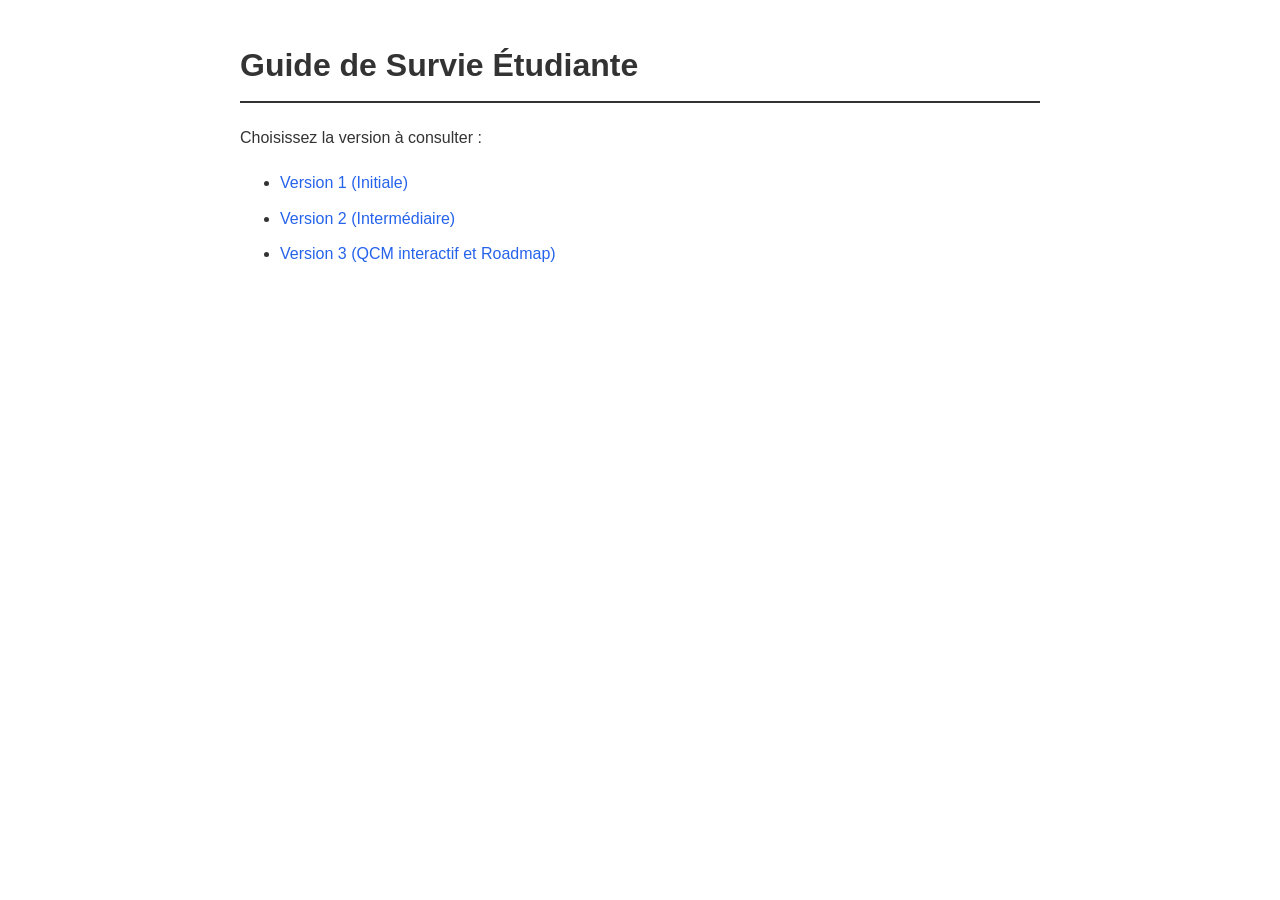
<file: index.html>
<!DOCTYPE html>
<html lang="fr">
<head>
    <meta charset="UTF-8">
    <meta name="viewport" content="width=device-width, initial-scale=1.0">
    <title>Guide de Survie Étudiante</title>
    <style>
        body {
            font-family: Arial, sans-serif;
            max-width: 800px;
            margin: 40px auto;
            padding: 0 20px;
            color: #333;
            line-height: 1.6;
        }
        h1 {
            border-bottom: 2px solid #333;
            padding-bottom: 10px;
        }
        ul {
            margin-top: 20px;
        }
        li {
            margin-bottom: 10px;
            font-size: 1,1rem;
        }
        a {
            color: #2563eb;
            text-decoration: none;
        }
        a:hover {
            text-decoration: underline;
        }
    </style>
</head>
<body>
    <h1>Guide de Survie Étudiante</h1>
    <p>Choisissez la version à consulter :</p>
    <ul>
        <li><a href="index0.html">Version 1 (Initiale)</a></li>
        <li><a href="index1.html">Version 2 (Intermédiaire)</a></li>
        <li><a href="index2.html">Version 3 (QCM interactif et Roadmap)</a></li>
    </ul>
</body>
</html>
</file>
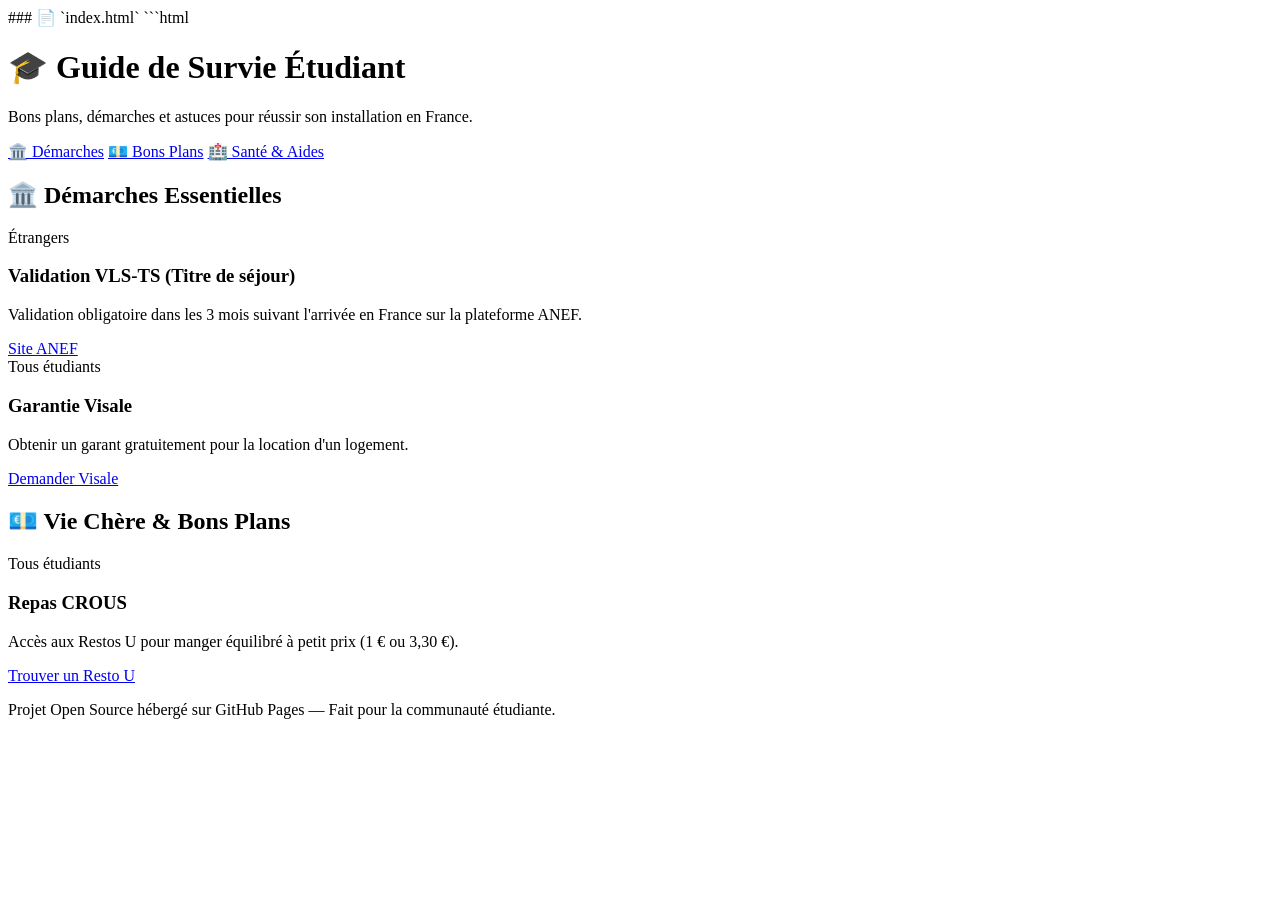
<file: index0.html>
### 📄 `index.html`
```html
<!DOCTYPE html>
<html lang="fr">
<head>
    <meta charset="UTF-8">
    <meta name="viewport" content="width=device-width, initial-scale=1.0">
    <title>Guide de Survie Étudiant & International</title>
    <link rel="stylesheet" href="style.css">
</head>
<body>

    <header>
        <h1>🎓 Guide de Survie Étudiant</h1>
        <p>Bons plans, démarches et astuces pour réussir son installation en France.</p>
    </header>

    <nav>
        <a href="#demarches">🏛️ Démarches</a>
        <a href="#bons-plans">💶 Bons Plans</a>
        <a href="#sante">🏥 Santé & Aides</a>
    </nav>

    <main>
        <section id="demarches">
            <h2>🏛️ Démarches Essentielles</h2>
            <div class="grid">
                <article class="card">
                    <span class="tag international">Étrangers</span>
                    <h3>Validation VLS-TS (Titre de séjour)</h3>
                    <p>Validation obligatoire dans les 3 mois suivant l'arrivée en France sur la plateforme ANEF.</p>
                    <a href="[https://administration-etrangers-en-france.interieur.gouv.fr](https://administration-etrangers-en-france.interieur.gouv.fr)" target="_blank" class="btn">Site ANEF</a>
                </article>

                <article class="card">
                    <span class="tag tous">Tous étudiants</span>
                    <h3>Garantie Visale</h3>
                    <p>Obtenir un garant gratuitement pour la location d'un logement.</p>
                    <a href="[https://www.visale.fr](https://www.visale.fr)" target="_blank" class="btn">Demander Visale</a>
                </article>
            </div>
        </section>

        <section id="bons-plans">
            <h2>💶 Vie Chère & Bons Plans</h2>
            <div class="grid">
                <article class="card">
                    <span class="tag tous">Tous étudiants</span>
                    <h3>Repas CROUS</h3>
                    <p>Accès aux Restos U pour manger équilibré à petit prix (1 € ou 3,30 €).</p>
                    <a href="[https://www.crous.fr](https://www.crous.fr)" target="_blank" class="btn">Trouver un Resto U</a>
                </article>
            </div>
        </section>
    </main>

    <footer>
        <p>Projet Open Source hébergé sur GitHub Pages — Fait pour la communauté étudiante.</p>
    </footer>

</body>
</html>
</file>
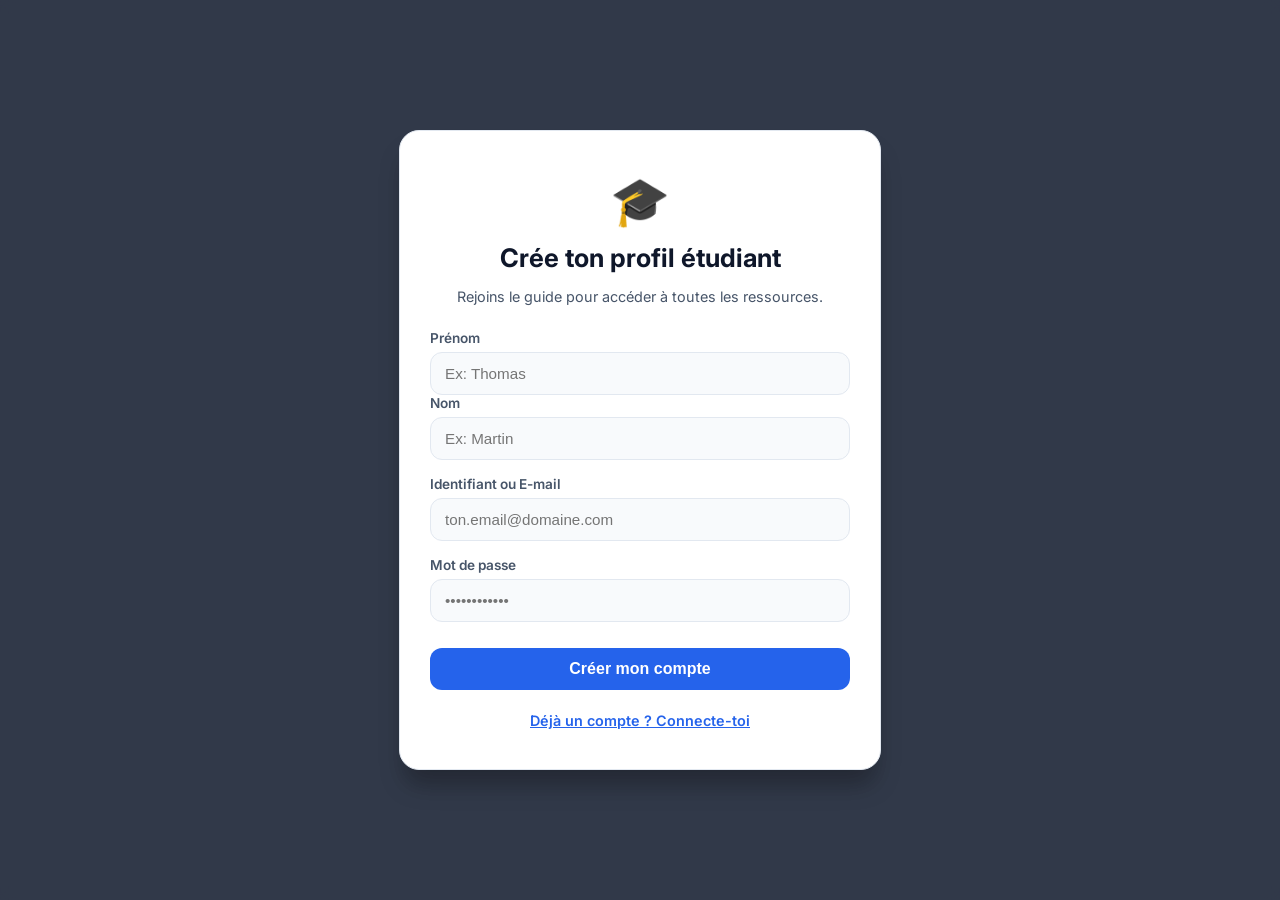
<file: index1.html>
<!DOCTYPE html>
<html lang="fr">
<head>
    <meta charset="UTF-8">
    <meta name="viewport" content="width=device-width, initial-scale=1.0">
    <title>Guide de Survie Étudiante — Version 2</title>
    <!-- Favicon de ton site -->
    <link rel="icon" type="image/png" href="favicon.png">
    <link href="https://fonts.googleapis.com/css2?family=Inter:wght@400;500;600;700;800&display=swap" rel="stylesheet">
    <style>
        /* --- STYLES GÉNÉRAUX & DESIGN AMÉLIORÉ --- */
        :root {
            --bg-color: #f8fafc;
            --text-color: #1e293b;
            --card-bg: #ffffff;
            --header-bg: linear-gradient(135deg, #0f172a, #1e3a8a);
            --border-color: #e2e8f0;
            --topbar-bg: #ffffff;
            --card-text: #475569;
            --card-title: #0f172a;
            --primary-color: #2563eb;
            --primary-hover: #1d4ed8;
            --icon-bg: #eff6ff;
        }

        [data-theme="dark"] {
            --bg-color: #0f172a;
            --text-color: #f1f5f9;
            --card-bg: #1e293b;
            --header-bg: linear-gradient(135deg, #020617, #0f172a);
            --border-color: #334155;
            --topbar-bg: #1e293b;
            --card-text: #94a3b8;
            --card-title: #f8fafc;
            --primary-color: #3b82f6;
            --primary-hover: #2563eb;
            --icon-bg: rgba(59, 130, 246, 0.15);
        }

        body {
            font-family: 'Inter', sans-serif;
            background-color: var(--bg-color);
            margin: 0;
            padding: 0;
            color: var(--text-color);
            transition: background-color 0.3s, color 0.3s;
        }

        header {
            background: var(--header-bg);
            color: white;
            text-align: center;
            padding: 40px 20px;
            position: relative;
            box-shadow: 0 4px 6px -1px rgba(0, 0, 0, 0.1);
        }

        header h1 {
            margin: 0;
            font-size: 2.3rem;
            font-weight: 800;
            letter-spacing: -0.025em;
        }

        header p {
            font-size: 1.05rem;
            opacity: 0.85;
            margin-top: 8px;
        }

        /* --- CONTRÔLES HAUT DE PAGE --- */
        .header-controls {
            position: absolute;
            top: 20px;
            right: 25px;
            display: flex;
            gap: 10px;
            align-items: center;
            z-index: 100;
        }

        .emergency-btn, .theme-toggle-btn, .hamburger-dots {
            background: rgba(255, 255, 255, 0.15);
            border: 1px solid rgba(255, 255, 255, 0.2);
            color: white;
            font-size: 1.1rem;
            padding: 8px 14px;
            border-radius: 10px;
            cursor: pointer;
            transition: all 0.2s;
            backdrop-filter: blur(4px);
        }

        .emergency-btn {
            background: #ef4444;
            border-color: #dc2626;
            font-weight: bold;
            font-size: 0.9rem;
            display: flex;
            align-items: center;
            gap: 6px;
        }

        .emergency-btn:hover {
            background: #dc2626;
            transform: scale(1.03);
        }

        .theme-toggle-btn:hover, .hamburger-dots:hover {
            background: rgba(255, 255, 255, 0.3);
            transform: scale(1.05);
        }

        /* Menu déroulant épuré */
        .dropdown-menu {
            display: none;
            position: absolute;
            right: 0;
            top: 50px;
            background: var(--card-bg);
            color: var(--text-color);
            box-shadow: 0 10px 25px -5px rgba(0, 0, 0, 0.2);
            border-radius: 12px;
            overflow: hidden;
            width: 220px;
            text-align: left;
            z-index: 200;
            border: 1px solid var(--border-color);
        }

        .dropdown-menu.show {
            display: block;
        }

        .dropdown-menu button {
            display: block;
            width: 100%;
            padding: 12px 18px;
            background: none;
            border: none;
            text-align: left;
            font-size: 0.95rem;
            color: var(--text-color);
            cursor: pointer;
            text-decoration: none;
            transition: background 0.2s;
        }

        .dropdown-menu button:hover {
            background-color: rgba(59, 130, 246, 0.1);
            color: var(--primary-color);
        }

        main {
            max-width: 1200px;
            margin: 35px auto;
            padding: 0 20px;
        }

        /* MENU DES BOUTONS DE CATÉGORIES (Mobile scrollable) */
        .categories-nav {
            display: flex;
            justify-content: center;
            gap: 12px;
            flex-wrap: wrap;
            margin-bottom: 40px;
        }

        @media (max-width: 768px) {
            .categories-nav {
                justify-content: flex-start;
                overflow-x: auto;
                flex-wrap: nowrap;
                padding-bottom: 10px;
                -webkit-overflow-scrolling: touch;
            }
        }

        .category-btn {
            background: var(--card-bg);
            border: 1px solid var(--border-color);
            border-radius: 14px;
            padding: 12px 16px;
            display: flex;
            flex-direction: column;
            align-items: center;
            cursor: pointer;
            min-width: 100px;
            flex-shrink: 0;
            transition: all 0.25s cubic-bezier(0.4, 0, 0.2, 1);
            color: var(--text-color);
            box-shadow: 0 2px 4px rgba(0,0,0,0.02);
        }

        .category-btn:hover {
            border-color: var(--primary-color);
            transform: translateY(-3px);
            box-shadow: 0 6px 15px rgba(37, 99, 235, 0.1);
        }

        .category-btn.active {
            background-color: var(--primary-color);
            border-color: var(--primary-color);
            color: white;
            box-shadow: 0 6px 15px rgba(37, 99, 235, 0.25);
        }

        .category-icon {
            font-size: 1.6rem;
            margin-bottom: 6px;
        }

        .category-title {
            font-weight: 600;
            font-size: 0.8rem;
        }

        /* MASQUER / AFFICHER LES SECTIONS */
        .tab-content {
            display: none;
        }

        .tab-content.active {
            display: block;
            animation: fadeIn 0.35s cubic-bezier(0.16, 1, 0.3, 1);
        }

        @keyframes fadeIn {
            from { opacity: 0; transform: translateY(10px); }
            to { opacity: 1; transform: translateY(0); }
        }

        /* GRILLE ET CARTES */
        .section-title {
            font-size: 1.7rem;
            color: var(--card-title);
            margin-bottom: 25px;
            text-align: center;
            font-weight: 800;
            letter-spacing: -0.02em;
        }

        .grid-container {
            display: grid;
            grid-template-columns: repeat(auto-fit, minmax(280px, 1fr));
            gap: 24px;
        }

        .card {
            background: var(--card-bg);
            border-radius: 18px;
            padding: 28px;
            box-shadow: 0 4px 20px rgba(0, 0, 0, 0.03);
            text-align: center;
            display: flex;
            flex-direction: column;
            justify-content: space-between;
            border: 1px solid var(--border-color);
            transition: all 0.3s cubic-bezier(0.4, 0, 0.2, 1);
        }

        .card:hover {
            transform: translateY(-4px);
            box-shadow: 0 12px 30px rgba(0, 0, 0, 0.07);
            border-color: var(--primary-color);
        }

        .card-icon-wrapper {
            width: 60px;
            height: 60px;
            background: var(--icon-bg);
            border-radius: 50%;
            display: flex;
            align-items: center;
            justify-content: center;
            margin: 0 auto 16px auto;
            font-size: 1.8rem;
            transition: transform 0.3s;
        }

        .card:hover .card-icon-wrapper {
            transform: scale(1.1);
        }

        .card h3 {
            margin: 0 0 12px 0;
            font-size: 1.2rem;
            color: var(--card-title);
            font-weight: 700;
        }

        .card p {
            font-size: 0.93rem;
            color: var(--card-text);
            line-height: 1.6;
            margin-bottom: 22px;
            text-align: left;
        }

        .card-btn {
            display: inline-block;
            background-color: var(--primary-color);
            color: white;
            text-decoration: none;
            padding: 11px 20px;
            border-radius: 12px;
            font-weight: 600;
            font-size: 0.9rem;
            margin-top: auto;
            transition: background-color 0.2s, transform 0.2s;
            border: none;
            cursor: pointer;
        }

        .card-btn:hover {
            background-color: var(--primary-hover);
            transform: translateY(-1px);
        }

        /* --- CALCULATEUR DE BUDGET --- */
        .budget-container {
            max-width: 700px;
            margin: 0 auto;
            background: var(--card-bg);
            padding: 35px;
            border-radius: 18px;
            box-shadow: 0 4px 20px rgba(0,0,0,0.03);
            border: 1px solid var(--border-color);
        }

        .budget-form {
            display: flex;
            flex-direction: column;
            gap: 16px;
            margin-bottom: 25px;
        }

        .budget-row {
            display: flex;
            justify-content: space-between;
            align-items: center;
            gap: 15px;
        }

        .budget-row label {
            font-weight: 600;
            font-size: 0.95rem;
            color: var(--text-color);
            flex: 1;
        }

        .budget-row input {
            width: 130px;
            padding: 10px 14px;
            border: 1px solid var(--border-color);
            background: var(--bg-color);
            color: var(--text-color);
            border-radius: 10px;
            font-size: 0.95rem;
            text-align: right;
            outline: none;
        }

        .budget-result {
            background: var(--bg-color);
            padding: 22px;
            border-radius: 14px;
            border: 1px solid var(--border-color);
            text-align: center;
        }

        .budget-result h3 {
            margin: 0 0 8px 0;
            color: var(--primary-color);
            font-size: 1.1rem;
        }

        .budget-result p {
            font-size: 1.4rem;
            font-weight: 800;
            margin: 0;
        }

        /* --- TO-DO LIST --- */
        .todo-container {
            max-width: 700px;
            margin: 0 auto;
            background: var(--card-bg);
            padding: 35px;
            border-radius: 18px;
            box-shadow: 0 4px 20px rgba(0,0,0,0.03);
            border: 1px solid var(--border-color);
        }

        .todo-form {
            display: flex;
            gap: 12px;
            margin-bottom: 25px;
        }

        .todo-form input {
            flex: 1;
            padding: 12px 16px;
            border: 1px solid var(--border-color);
            background: var(--bg-color);
            color: var(--text-color);
            border-radius: 12px;
            font-size: 0.95rem;
            outline: none;
        }

        .todo-list {
            list-style: none;
            padding: 0;
            margin: 0;
            display: flex;
            flex-direction: column;
            gap: 12px;
        }

        .todo-item {
            display: flex;
            justify-content: space-between;
            align-items: center;
            background: var(--bg-color);
            padding: 14px 18px;
            border-radius: 14px;
            border: 1px solid var(--border-color);
        }

        .todo-item.completed span {
            text-decoration: line-through;
            opacity: 0.5;
        }

        .todo-delete {
            background: #ef4444;
            color: white;
            border: none;
            padding: 6px 12px;
            border-radius: 10px;
            cursor: pointer;
            font-size: 0.85rem;
            font-weight: 600;
            transition: background 0.2s;
        }

        .todo-delete:hover {
            background: #dc2626;
        }

        /* --- FAQ --- */
        .faq-container {
            max-width: 850px;
            margin: 0 auto;
            display: flex;
            flex-direction: column;
            gap: 15px;
        }

        .faq-item {
            background: var(--card-bg);
            border-radius: 14px;
            box-shadow: 0 2px 8px rgba(0,0,0,0.02);
            overflow: hidden;
            border: 1px solid var(--border-color);
            border-left: 5px solid var(--primary-color);
        }

        .faq-question {
            padding: 20px;
            font-weight: 700;
            color: var(--card-title);
            cursor: pointer;
            display: flex;
            justify-content: space-between;
            align-items: center;
            font-size: 1.05rem;
        }

        .faq-question:hover {
            background-color: rgba(59, 130, 246, 0.03);
        }

        .faq-answer {
            padding: 0 20px 20px 20px;
            font-size: 0.95rem;
            color: var(--card-text);
            line-height: 1.6;
            display: none;
        }

        .faq-item.active .faq-answer {
            display: block;
        }

        /* --- CONTACT --- */
        .contact-container {
            max-width: 600px;
            margin: 0 auto;
            background: var(--card-bg);
            padding: 35px;
            border-radius: 18px;
            box-shadow: 0 4px 20px rgba(0,0,0,0.03);
            border: 1px solid var(--border-color);
        }

        .contact-form {
            display: flex;
            flex-direction: column;
            gap: 16px;
        }

        .contact-form input, .contact-form textarea {
            padding: 12px 16px;
            border: 1px solid var(--border-color);
            background: var(--bg-color);
            color: var(--text-color);
            border-radius: 12px;
            font-size: 0.95rem;
            outline: none;
            font-family: inherit;
        }

        .contact-form textarea {
            resize: vertical;
            height: 130px;
        }

        /* --- AUTH MODAL --- */
        .auth-overlay {
            position: fixed;
            top: 0;
            left: 0;
            width: 100%;
            height: 100%;
            background: rgba(15, 23, 42, 0.85);
            display: flex;
            justify-content: center;
            align-items: center;
            z-index: 1000;
            backdrop-filter: blur(8px);
        }

        .auth-box {
            background: var(--card-bg);
            padding: 40px 30px;
            border-radius: 20px;
            box-shadow: 0 20px 25px -5px rgba(0, 0, 0, 0.3);
            width: 90%;
            max-width: 420px;
            text-align: center;
            animation: slideUp 0.4s cubic-bezier(0.16, 1, 0.3, 1);
            color: var(--text-color);
            border: 1px solid var(--border-color);
        }

        @keyframes slideUp {
            from { opacity: 0; transform: translateY(20px); }
            to { opacity: 1; transform: translateY(0); }
        }

        .auth-header-icon {
            font-size: 3rem;
            margin-bottom: 12px;
        }

        .auth-box h2 {
            margin: 0 0 8px 0;
            font-size: 1.6rem;
            color: var(--card-title);
        }

        .auth-subtitle {
            color: var(--card-text);
            font-size: 0.9rem;
            margin-bottom: 25px;
        }

        .auth-form {
            display: flex;
            flex-direction: column;
            gap: 16px;
            text-align: left;
        }

        .input-group {
            display: flex;
            flex-direction: column;
            gap: 6px;
        }

        .input-group label {
            font-size: 0.85rem;
            font-weight: 600;
            color: var(--card-text);
        }

        .auth-form input {
            padding: 12px 14px;
            border: 1px solid var(--border-color);
            border-radius: 12px;
            font-size: 0.95rem;
            outline: none;
            background-color: var(--bg-color);
            color: var(--text-color);
        }

        .auth-btn {
            background: var(--primary-color);
            color: white;
            padding: 12px;
            border: none;
            border-radius: 12px;
            font-size: 1rem;
            cursor: pointer;
            font-weight: 700;
            margin-top: 10px;
            transition: background 0.2s;
        }

        .auth-btn:hover {
            background: var(--primary-hover);
        }

        .auth-toggle {
            margin-top: 22px;
            font-size: 0.9rem;
        }

        .auth-toggle span {
            color: var(--primary-color);
            cursor: pointer;
            font-weight: 600;
            text-decoration: underline;
        }

        .auth-error {
            color: #ef4444;
            font-size: 0.85rem;
            margin-top: 12px;
            background-color: rgba(239, 68, 68, 0.1);
            padding: 10px;
            border-radius: 10px;
            display: none;
        }

        .user-top-bar {
            background-color: var(--topbar-bg);
            padding: 12px 30px;
            display: flex;
            justify-content: space-between;
            align-items: center;
            border-bottom: 1px solid var(--border-color);
        }

        #welcome-user-message {
            font-weight: 600;
            color: var(--primary-color);
            font-size: 0.95rem;
        }

        .logout-btn {
            background-color: #ef4444;
            color: white;
            border: none;
            padding: 6px 14px;
            border-radius: 10px;
            cursor: pointer;
            font-weight: 600;
            font-size: 0.85rem;
            transition: background 0.2s;
        }

        .logout-btn:hover {
            background-color: #dc2626;
        }

        footer {
            text-align: center;
            padding: 30px;
            background: var(--card-bg);
            border-top: 1px solid var(--border-color);
            margin-top: 50px;
            font-size: 0.9rem;
            color: var(--card-text);
        }

        footer a {
            color: var(--primary-color);
            font-weight: 600;
            text-decoration: none;
        }

        footer a:hover {
            text-decoration: underline;
        }

        body.logged-out main, 
        body.logged-out header, 
        body.logged-out footer,
        body.logged-out .user-top-bar {
            display: none !important;
        }
    </style>
</head>
<body class="logged-out">

    <!-- ÉCRAN D'AUTHENTIFICATION -->
    <div id="auth-modal" class="auth-overlay">
        <div class="auth-box">
            <div class="auth-header-icon">🎓</div>
            <h2 id="auth-title">Crée ton profil étudiant</h2>
            <p id="auth-subtitle" class="auth-subtitle">Rejoins le guide pour accéder à toutes les ressources.</p>
            
            <form id="auth-form" class="auth-form" onsubmit="handleAuth(event)">
                <div id="profile-fields" class="profile-fields">
                    <div class="input-group">
                        <label for="firstname">Prénom</label>
                        <input type="text" id="firstname" placeholder="Ex: Thomas" autocomplete="given-name">
                    </div>
                    <div class="input-group">
                        <label for="lastname">Nom</label>
                        <input type="text" id="lastname" placeholder="Ex: Martin" autocomplete="family-name">
                    </div>
                </div>

                <div class="input-group">
                    <label for="username">Identifiant ou E-mail</label>
                    <input type="email" id="username" placeholder="ton.email@domaine.com" required autocomplete="username">
                </div>

                <div class="input-group">
                    <label for="password">Mot de passe</label>
                    <input type="password" id="password" placeholder="••••••••••••" required autocomplete="current-password">
                </div>

                <button type="submit" id="auth-submit-btn" class="auth-btn">Créer mon compte</button>
            </form>

            <p id="auth-error" class="auth-error"></p>
            
            <div class="auth-toggle">
                <span id="auth-toggle-text" onclick="toggleAuthMode()">Déjà un compte ? Connecte-toi</span>
            </div>
        </div>
    </div>

    <!-- BARRE UTILISATEUR -->
    <div id="user-top-bar" class="user-top-bar" style="display:none;">
        <span id="welcome-user-message">👤 Bienvenue</span>
        <button id="logout-btn" class="logout-btn" onclick="logout()">Déconnexion</button>
    </div>

    <header>
        <!-- CONTRÔLES HAUT DE PAGE -->
        <div class="header-controls">
            <button class="emergency-btn" onclick="openCategory(event, 'urgence')" title="Numéros d'urgence">🚨 Urgences</button>
            <button class="theme-toggle-btn" id="theme-btn" onclick="toggleTheme()" title="Changer le mode d'affichage">🌙</button>
            <div style="position: relative;">
                <button class="hamburger-dots" onclick="toggleMenu()">⋮</button>
                <div id="dropdown-menu" class="dropdown-menu">
                    <button onclick="openCategory(event, 'urgence')">🚨 Numéros d'Urgence</button>
                    <button onclick="openCategory(event, 'faq')">❓ FAQ Détaillée</button>
                    <button onclick="openCategory(event, 'contact')">✉️ Contact</button>
                </div>
            </div>
        </div>

        <h1>🎓 Guide de Survie Étudiante & Internationale</h1>
        <p>Toutes les clés pour réussir ton installation et ta vie étudiante en France.</p>
    </header>

    <main>

        <!-- MENU DES CATÉGORIES PRINCIPALES -->
        <nav class="categories-nav">
            <button class="category-btn active" onclick="openCategory(event, 'premiers-pas')">
                <span class="category-icon">🧳</span>
                <span class="category-title">Premiers Pas</span>
            </button>
            <button class="category-btn" onclick="openCategory(event, 'demarches')">
                <span class="category-icon">📋</span>
                <span class="category-title">Démarches</span>
            </button>
            <button class="category-btn" onclick="openCategory(event, 'logement')">
                <span class="category-icon">🏠</span>
                <span class="category-title">Logement</span>
            </button>
            <button class="category-btn" onclick="openCategory(event, 'budget')">
                <span class="category-icon">🧮</span>
                <span class="category-title">Budget</span>
            </button>
            <button class="category-btn" onclick="openCategory(event, 'culture')">
                <span class="category-icon">🎟️</span>
                <span class="category-title">Culture & Sport</span>
            </button>
            <button class="category-btn" onclick="openCategory(event, 'etudes')">
                <span class="category-icon">💻</span>
                <span class="category-title">Études & Outils</span>
            </button>
            <button class="category-btn" onclick="openCategory(event, 'transports')">
                <span class="category-icon">🚆</span>
                <span class="category-title">Transports</span>
            </button>
            <button class="category-btn" onclick="openCategory(event, 'travail')">
                <span class="category-icon">💼</span>
                <span class="category-title">Travail & Jobs</span>
            </button>
            <button class="category-btn" onclick="openCategory(event, 'aide-alimentaire')">
                <span class="category-icon">🧺</span>
                <span class="category-title">Alimentation</span>
            </button>
            <button class="category-btn" onclick="openCategory(event, 'todo')">
                <span class="category-icon">✅</span>
                <span class="category-title">To-Do List</span>
            </button>
        </nav>

        <!-- SECTIONS DE CONTENU -->

        <!-- 0. URGENSES -->
        <div id="urgence" class="tab-content">
            <h2 class="section-title" style="color: #ef4444;">🚨 Numéros d'Urgence & Aide en 1 Clic</h2>
            <p style="text-align: center; color: var(--card-text); max-width: 800px; margin: 0 auto 25px auto;">
                En cas de situation d'urgence vitale, médicale, sécuritaire ou de détresse psychologique, compose immédiatement ces numéros gratuits (24h/24 et 7j/7) :
            </p>
            <div class="grid-container">
                <div class="card" style="border-top: 4px solid #ef4444;">
                    <div class="card-icon-wrapper" style="background: rgba(239, 68, 68, 0.1);">🇪🇺</div>
                    <h3>112 — Urgence Européenne</h3>
                    <p>Numéro d'urgence unique valable dans toute l'Union Européenne pour joindre les secours rapidement.</p>
                    <a href="tel:112" class="card-btn" style="background-color: #ef4444;">Appeler le 112</a>
                </div>
                <div class="card" style="border-top: 4px solid #ef4444;">
                    <div class="card-icon-wrapper" style="background: rgba(239, 68, 68, 0.1);">🚑</div>
                    <h3>15 — SAMU (Urgences Médicales)</h3>
                    <p>En cas de problème médical grave ou d'urgence vitale nécessitant une ambulance ou un médecin urgentiste.</p>
                    <a href="tel:15" class="card-btn" style="background-color: #ef4444;">Appeler le 15</a>
                </div>
                <div class="card" style="border-top: 4px solid #ef4444;">
                    <div class="card-icon-wrapper" style="background: rgba(239, 68, 68, 0.1);">👮</div>
                    <h3>17 — Police Secours</h3>
                    <p>En cas d'agression, de cambriolage ou de situation nécessitant l'intervention immédiate des forces de l'ordre.</p>
                    <a href="tel:17" class="card-btn" style="background-color: #ef4444;">Appeler le 17</a>
                </div>
                <div class="card" style="border-top: 4px solid #ef4444;">
                    <div class="card-icon-wrapper" style="background: rgba(239, 68, 68, 0.1);">🚒</div>
                    <h3>18 — Pompiers</h3>
                    <p>Pour tout incendie, accident domestique ou situation de péril immédiat nécessitant les sapeurs-pompiers.</p>
                    <a href="tel:18" class="card-btn" style="background-color: #ef4444;">Appeler le 18</a>
                </div>
                <div class="card" style="border-top: 4px solid var(--primary-color);">
                    <div class="card-icon-wrapper">🧠</div>
                    <h3>Soutien Psychologique d'Urgence</h3>
                    <p>Ligne d'écoute et de soutien psychologique dédiée aux étudiants en détresse via le dispositif Santé Psy Étudiant.</p>
                    <a href="https://santepsy.etudiant.gouv.fr/" target="_blank" class="card-btn">Accéder à Santé Psy</a>
                </div>
            </div>
        </div>

        <!-- 1. PREMIERS PAS EN FRANCE -->
        <div id="premiers-pas" class="tab-content active">
            <h2 class="section-title">🧳 Premiers Pas en France : Guide Étape par Étape</h2>
            <p style="text-align: center; color: var(--card-text); max-width: 800px; margin: 0 auto 25px auto;">
                Tu viens d'atterrir en France ? Voici exactement par quoi commencer dès tes premiers jours pour t'installer sereinement et éviter les pièges :
            </p>
            <div class="grid-container">
                <div class="card">
                    <div class="card-icon-wrapper">📱</div>
                    <h3>1. Téléphone & Bons Plans Parrainage</h3>
                    <p><strong>Attention :</strong> N'achète surtout pas de puce à l'aéroport (tarifs excessifs). Profite du wifi des gares/aéroports.<br><br><strong>Offre -50% Lebara :</strong> Je dispose d'un lien de parrainage exclusif pour obtenir -50% sur tes 2 premiers mois. Contacte-moi directement pour que je t'envoie le lien !</p>
                    <button class="card-btn" onclick="openCategory(event, 'contact')">Demander mon lien Lebara</button>
                </div>
                <div class="card">
                    <div class="card-icon-wrapper">🏦</div>
                    <h3>2. Compte Bancaire & Parrainage (Boursorama / Hello Bank)</h3>
                    <p>Indispensable pour déposer ton argent et recevoir la CAF/bourses.<br><br><strong>Important :</strong> Pour ouvrir un compte bancaire (notamment en ligne), tu dois posséder un <strong>titre de séjour valide</strong>.<br><br>Tu souhaites toucher une prime de parrainage chez <strong>Boursorama</strong> ou <strong>Hello Bank</strong> ? Écris-moi pour obtenir mes liens d'invitation !</p>
                    <button class="card-btn" onclick="openCategory(event, 'contact')">Demander mes liens banques</button>
                </div>
                <div class="card">
                    <div class="card-icon-wrapper">🛂</div>
                    <h3>3. Procédure Titre de Séjour (Visa)</h3>
                    <p>À faire d'urgence les premiers jours avant l'expiration de ton visa sur la plateforme officielle de l'Administration des Étrangers en France (ANEF).</p>
                    <a href="https://administration-etrangers-en-france.interieur.gouv.fr/" target="_blank" class="card-btn">Accéder à l'ANEF</a>
                </div>
            </div>
        </div>

        <!-- 2. DÉMARCHES -->
        <div id="demarches" class="tab-content">
            <h2 class="section-title">📋 Démarches Administratives & Bancaires</h2>
            <div class="grid-container">
                <div class="card">
                    <div class="card-icon-wrapper">🛂</div>
                    <h3>Validation du Visa (VLS-TS)</h3>
                    <p>Obligatoire dans les 3 mois suivant ton arrivée en France sur la plateforme ANEF.</p>
                    <a href="https://administration-etrangers-en-france.interieur.gouv.fr/" target="_blank" class="card-btn">Valider mon visa</a>
                </div>
                <div class="card">
                    <div class="card-icon-wrapper">🏛️</div>
                    <h3>Titre de Séjour</h3>
                    <p>Demandes de renouvellement et suivi de dossier en ligne sur l'ANEF.</p>
                    <a href="https://administration-etrangers-en-france.interieur.gouv.fr/" target="_blank" class="card-btn">Accéder à l'ANEF</a>
                </div>
                <div class="card">
                    <div class="card-icon-wrapper">💳</div>
                    <h3>Comparatif des 10 Meilleures Banques</h3>
                    <p>Consulte le comparatif détaillé des meilleures banques pour étudiants en France (frais réduits, cartes gratuites, offres de bienvenue).</p>
                    <a href="https://www.google.com/search?q=meilleures+banques+etudiants+france" target="_blank" class="card-btn">Voir le comparatif</a>
                </div>
                <div class="card">
                    <div class="card-icon-wrapper">📑</div>
                    <h3>Attestation CVEC</h3>
                    <p>Contribution Vie Étudiante et de Campus à obtenir avant l'inscription universitaire.</p>
                    <a href="https://cvec.etudiant.gouv.fr/" target="_blank" class="card-btn">Obtenir la CVEC</a>
                </div>
            </div>
        </div>

        <!-- 3. LOGEMENT -->
        <div id="logement" class="tab-content">
            <h2 class="section-title">🏠 Logement & Résidences Étudiantes</h2>
            <p style="text-align: center; color: var(--card-text); max-width: 800px; margin: 0 auto 25px auto;">
                Trouver un logement en France peut être complexe. Voici un large choix de plateformes et de résidences pour t'aider dans ta recherche :
            </p>
            <div class="grid-container">
                <div class="card">
                    <div class="card-icon-wrapper">🏢</div>
                    <h3>Logement Crous</h3>
                    <p>Chambres et studios universitaires publics via le Dossier Social Étudiant (DSE).</p>
                    <a href="https://www.google.com/search?q=trouverunlogement.lescrous.fr" target="_blank" class="card-btn">Rechercher au Crous</a>
                </div>
                <div class="card">
                    <div class="card-icon-wrapper">🛡️</div>
                    <h3>Garant Visale</h3>
                    <p>Caution locative gratuite accordée par Action Logement pour sécuriser ton bail.</p>
                    <a href="https://www.visale.fr/" target="_blank" class="card-btn">Demander Visale</a>
                </div>
                <div class="card">
                    <div class="card-icon-wrapper">🏡</div>
                    <h3>Résidences Privées & Gestionnaires</h3>
                    <p>Un large choix de résidences étudiantes partenaires à travers la France :<br>
                    • <strong>Fac Habitat & Arpej</strong><br>
                    • <strong>Studefi & Espacil</strong><br>
                    • <strong>Les Estudines & Nexity Studea</strong><br>
                    • <strong>Cardinal Campus & Kley</strong><br>
                    • <strong>Campsea & Studelites</strong><br>
                    • <strong>Les Belles Années</strong></p>
                    <a href="https://www.google.com/search?q=residence+etudiante+privee+france" target="_blank" class="card-btn">Explorer les résidences</a>
                </div>
                <div class="card">
                    <div class="card-icon-wrapper">🔍</div>
                    <h3>Plateformes Généralistes</h3>
                    <p>Consulte également les annonces vérifiées sur <strong>SeLoger</strong>, <strong>Studapart</strong> ou <strong>Lokaviz</strong> pour multiplier tes chances.</p>
                    <a href="https://www.seloger.com/" target="_blank" class="card-btn">Voir SeLoger</a>
                </div>
            </div>
        </div>

        <!-- 4. CALCULATEUR DE BUDGET -->
        <div id="budget" class="tab-content">
            <h2 class="section-title">🧮 Simulateur de Budget Étudiant</h2>
            <div class="budget-container">
                <p style="text-align: center; color: var(--card-text); margin-bottom: 25px;">Estime facilement ton reste à vivre mensuel en France en renseignant tes dépenses et tes ressources financières :</p>
                
                <div class="budget-form">
                    <div class="budget-row">
                        <label>🏠 Loyer (après APL) :</label>
                        <input type="number" id="b-loyer" value="400" oninput="calculateBudget()">
                    </div>
                    <div class="budget-row">
                        <label>🛒 Courses alimentaires :</label>
                        <input type="number" id="b-courses" value="150" oninput="calculateBudget()">
                    </div>
                    <div class="budget-row">
                        <label>🚆 Transports (Navigo...) :</label>
                        <input type="number" id="b-transport" value="38" oninput="calculateBudget()">
                    </div>
                    <div class="budget-row">
                        <label>📱 Téléphone & Internet :</label>
                        <input type="number" id="b-telecom" value="20" oninput="calculateBudget()">
                    </div>
                    <div class="budget-row">
                        <label>🎉 Loisirs & Divers :</label>
                        <input type="number" id="b-loisirs" value="50" oninput="calculateBudget()">
                    </div>
                    <hr style="border: 0; border-top: 1px solid var(--border-color); margin: 10px 0;">
                    <div class="budget-row">
                        <label>💶 Revenus totaux (Bourse, CAF, Job, Parents) :</label>
                        <input type="number" id="b-revenus" value="850" oninput="calculateBudget()">
                    </div>
                </div>

                <div class="budget-result" id="budget-result-box">
                    <h3>Reste à vivre estimé :</h3>
                    <p id="budget-output">-- €</p>
                </div>
            </div>
        </div>

        <!-- 5. CULTURE, LOISIRS & SPORT -->
        <div id="culture" class="tab-content">
            <h2 class="section-title">🎟️ Bons Plans Culture, Loisirs & Sport</h2>
            <div class="grid-container">
                <div class="card">
                    <div class="card-icon-wrapper">🎨</div>
                    <h3>Pass Culture</h3>
                    <p>Profite de subventions, de places de cinéma à tarif réduit, de théâtres et d'expositions gratuites ou à prix cassés pour les jeunes.</p>
                    <a href="https://pass.culture.fr/" target="_blank" class="card-btn">Découvrir le Pass Culture</a>
                </div>
                <div class="card">
                    <div class="card-icon-wrapper">⚽</div>
                    <h3>Sport Universitaire (SUAPS)</h3>
                    <p>Pratique des dizaines d'activités sportives (fitness, natation, sports collectifs, escalade) directement sur ton campus à tarif préférentiel étudiant.</p>
                    <a href="https://www.google.com/search?q=SUAPS+sport+universitaire+france" target="_blank" class="card-btn">Trouver le SUAPS</a>
                </div>
                <div class="card">
                    <div class="card-icon-wrapper">📚</div>
                    <h3>Bibliothèques & Espaces de Révision</h3>
                    <p>Accède gratuitement à un large choix d'espaces de travail calmes et documentés à travers la France :<br>
                    • <strong>La BPI</strong> (Bibliothèque Publique d'Information au Centre Pompidou à Paris)<br>
                    • <strong>La Bibliothèque Sainte-Geneviève</strong> (BSG)<br>
                    • <strong>Les Bibliothèques Universitaires (BU)</strong> de ton campus<br>
                    • <strong>Les Bibliothèques municipales</strong> de ta ville</p>
                    <a href="https://www.bpi.fr/" target="_blank" class="card-btn">Découvrir la BPI</a>
                </div>
            </div>
        </div>

        <!-- 6. RÉUSSITE & OUTILS NUMÉRIQUES -->
        <div id="etudes" class="tab-content">
            <h2 class="section-title">💻 Réussite Étudiante & Outils Numériques</h2>
            <div class="grid-container">
                <div class="card">
                    <div class="card-icon-wrapper">🗣️</div>
                    <h3>Apprentissage des Langues (FLE)</h3>
                    <p>Améliore ton français (Français Langue Étrangère) grâce à des plateformes et cours de soutien en ligne adaptés aux étudiants internationaux.</p>
                    <a href="https://www.fle.fr/" target="_blank" class="card-btn">Ressources FLE</a>
                </div>
                <div class="card">
                    <div class="card-icon-wrapper">📄</div>
                    <h3>CV & Lettre de Motivation</h3>
                    <p>Conseils clés pour rédiger ton CV aux normes françaises sur une seule page et structurer ta lettre de motivation formelle.</p>
                    <a href="https://www.welcomethejungle.com/fr/articles/modele-cv-etudiant" target="_blank" class="card-btn">Modèles & Astuces CV</a>
                </div>
                <div class="card">
                    <div class="card-icon-wrapper">📂</div>
                    <h3>Outils Bureautiques (LibreOffice)</h3>
                    <p>Télécharge gratuitement la suite bureautique indispensable (traitement de texte, tableur) pour rédiger tes mémoires et rapports universitaires.</p>
                    <a href="https://www.libreoffice.org/download/download/" target="_blank" class="card-btn">Télécharger LibreOffice</a>
                </div>
            </div>
        </div>

        <!-- 7. TRANSPORTS -->
        <div id="transports" class="tab-content">
            <h2 class="section-title">🚆 Transports & Vie Pratique</h2>
            <div class="grid-container">
                <div class="card">
                    <div class="card-icon-wrapper">🎫</div>
                    <h3>Transports (Imagine R)</h3>
                    <p>Abonnements de transports en commun à tarifs préférentiels en Île-de-France pour les jeunes.</p>
                    <a href="https://www.iledefrance-mobilites.fr/" target="_blank" class="card-btn">Souscrire Imagine R</a>
                </div>
                <div class="card">
                    <div class="card-icon-wrapper">📉</div>
                    <h3>Réduction Passe Navigo (-75% via la CSS)</h3>
                    <p>Si tu bénéficies de la CSS, ton Passe Navigo mensuel revient à <strong>~22 €</strong>.<br><br><strong>Procédure :</strong> Va sur <em>solidaritetransport.fr</em> avec ton attestation CSS.</p>
                    <a href="https://www.solidaritetransport.fr/" target="_blank" class="card-btn">Faire la demande</a>
                </div>
            </div>
        </div>

        <!-- 8. TRAVAIL & JOBS -->
        <div id="travail" class="tab-content">
            <h2 class="section-title">💼 Travail, Jobs Étudiants & Plateformes de Recherche</h2>
            <p style="text-align: center; color: var(--card-text); max-width: 800px; margin: 0 auto 25px auto;">
                Retrouve ci-dessous toutes les plateformes de recherche d'emploi et de jobs étudiants pour financer tes études, ainsi que les règles applicables :
            </p>
            <div class="grid-container">
                <div class="card">
                    <div class="card-icon-wrapper">🔍</div>
                    <h3>Plateformes Généralistes & Offres</h3>
                    <p>Explore un large choix de sites pour postuler à des jobs étudiants ou des alternances :<br>
                    • <strong>LinkedIn & Indeed</strong><br>
                    • <strong>Hellowork & Welcome to the Jungle</strong><br>
                    • <strong>1 Jeune 1 Solution</strong><br>
                    • <strong>Jobaviz</strong> (le portail du Crous)</p>
                    <a href="https://fr.indeed.com/" target="_blank" class="card-btn">Chercher sur Indeed</a>
                </div>
                <div class="card">
                    <div class="card-icon-wrapper">⚡</div>
                    <h3>Missions Courtes & Services à la Personne</h3>
                    <p>Pour des missions flexibles adaptées à ton emploi du temps de cours :<br>
                    • <strong>Side & Student Pop</strong><br>
                    • <strong>Iziwork</strong><br>
                    • <strong>Yoojo</strong> (petits boulots et services)</p>
                    <a href="https://www.studentpop.fr/" target="_blank" class="card-btn">Voir Student Pop</a>
                </div>
                <div class="card">
                    <div class="card-icon-wrapper">⏱️</div>
                    <h3>Règles & Quotas de Travail</h3>
                    <p>Le temps de travail étudiant est réglementé. Pour les étudiants étrangers soumis à autorisation ou formalités spécifiques, veille à respecter les plafonds légaux (et les quotas horaires annuels) pour ne pas rencontrer de difficultés lors du renouvellement en préfecture.</p>
                    <a href="https://www.service-public.fr/particuliers/vosdroits/F2713" target="_blank" class="card-btn">Consulter la réglementation</a>
                </div>
            </div>
        </div>

        <!-- 9. AIDE ALIMENTAIRE -->
        <div id="aide-alimentaire" class="tab-content">
            <h2 class="section-title">🧺 Aide Alimentaire, Kits d'Hygiène & Soutien Social</h2>
            <p style="text-align: center; color: var(--card-text); max-width: 800px; margin: 0 auto 25px auto;">
                Plusieurs organismes et associations se mobilisent pour aider les étudiants à subvenir à leurs besoins alimentaires et leur fournir des kits d'hygiène essentiels :
            </p>
            <div class="grid-container">
                <div class="card">
                    <div class="card-icon-wrapper">🍲</div>
                    <h3>Les Restos du Cœur & Secours (Populaire / Catholique)</h3>
                    <p>Distributions hebdomadaires de denrées et kits d'hygiène.<br><br><strong>Comment faire :</strong> Rends-toi sur place muni d'une pièce d'identité et d'un certificat de scolarité.</p>
                    <a href="https://www.restosducoeur.org/" target="_blank" class="card-btn">Trouver un centre</a>
                </div>
                <div class="card">
                    <div class="card-icon-wrapper">📦</div>
                    <h3>Association Linkee</h3>
                    <p>Distribution de colis alimentaires frais et de qualité pour les étudiants.<br><br><strong>Comment faire :</strong> Inscription en ligne pour réserver ton panier.</p>
                    <a href="https://www.linkee.co/" target="_blank" class="card-btn">S'inscrire sur Linkee</a>
                </div>
                <div class="card">
                    <div class="card-icon-wrapper">🎒</div>
                    <h3>Association Cop1</h3>
                    <p>Distributions massives de paniers repas et produits d'hygiène gratuits.<br><br><strong>Comment faire :</strong> Inscription en ligne sur leur site.</p>
                    <a href="https://cop1.fr/" target="_blank" class="card-btn">Voir le site de Cop1</a>
                </div>
                <div class="card">
                    <div class="card-icon-wrapper">📱</div>
                    <h3>Du Beurre Dans Leurs Épinards</h3>
                    <p>Association active sur les réseaux sociaux pour des coups de pouce alimentaires.<br><br><strong>Comment faire :</strong> Reste branché(e) sur leur Instagram pour choper les liens d'inscription.</p>
                    <a href="https://www.instagram.com/dubeurredansleursepinards?rpxt=ejNxcnJxN2Mzbm5s" target="_blank" class="card-btn">Voir leur Instagram</a>
                </div>
            </div>
        </div>

        <!-- 10. TO-DO LIST -->
        <div id="todo" class="tab-content">
            <h2 class="section-title">✅ Ma To-Do List Étudiante</h2>
            <div class="todo-container">
                <p style="text-align: center; color: var(--card-text); margin-bottom: 20px;">Organise tes démarches et suis ton avancement pas à pas. Sauvegardé automatiquement sur ton profil !</p>
                
                <form class="todo-form" onsubmit="addTodo(event)">
                    <input type="text" id="todo-input" placeholder="Ajouter une nouvelle tâche (ex: Valider mon visa ANEF)..." required>
                    <button type="submit" class="card-btn" style="padding: 12px 20px;">Ajouter</button>
                </form>

                <ul id="todo-list" class="todo-list"></ul>
            </div>
        </div>

        <!-- 11. FAQ -->
        <div id="faq" class="tab-content">
            <h2 class="section-title">❓ Foire Aux Questions (FAQ Détaillée)</h2>
            <div class="faq-container">
                <div class="faq-item">
                    <div class="faq-question" onclick="toggleFaq(this)">
                        <span>1. Comment obtenir la réduction de 75% sur le Passe Navigo avec la CSS ?</span>
                        <span>▼</span>
                    </div>
                    <div class="faq-answer">
                        <p>Si tu bénéficies de la Complémentaire Santé Solidaire (CSS), tu as droit à la réduction Solidarité Transport. Rends-toi sur <strong>solidaritetransport.fr</strong> muni de ton attestation CSS et de ton numéro de Passe Navigo pour faire la demande. Ton forfait mensuel passera à environ 22 €.</p>
                    </div>
                </div>
                <div class="faq-item">
                    <div class="faq-question" onclick="toggleFaq(this)">
                        <span>2. Dans quel délai dois-je valider mon visa VLS-TS ?</span>
                        <span>▼</span>
                    </div>
                    <div class="faq-answer">
                        <p>Tu disposes d'un délai impératif de <strong>3 mois</strong> suivant ton arrivée en France pour valider ton visa sur la plateforme ANEF avec un timbre fiscal électronique.</p>
                    </div>
                </div>
            </div>
        </div>

        <!-- 12. CONTACT -->
        <div id="contact" class="tab-content">
            <h2 class="section-title">✉️ Contacte-moi</h2>
            <div class="contact-container">
                <p style="text-align: center; color: var(--card-text); margin-bottom: 20px;">Tu souhaites obtenir mes liens de parrainage (Lebara, Boursorama, Hello Bank) ou tu as une question ? Envoie-moi un message !</p>
                <form action="https://formspree.io/f/maeqlnre" method="POST" class="contact-form">
                    <input type="text" name="name" placeholder="Ton nom et prénom" required>
                    <input type="email" name="email" placeholder="Ton adresse e-mail" required>
                    <textarea name="message" placeholder="Écris ton message ici (ex: Je veux mon lien Lebara / Boursorama...)..." required></textarea>
                    <button type="submit" class="auth-btn">Envoyer le message</button>
                </form>
            </div>
        </div>

    </main>

    <footer>
        <p>Guide mis à jour — Version 2 | <a href="index0.html">Voir la Version 1</a></p>
    </footer>

    <!-- SCRIPT JAVASCRIPT -->
    <script>
        let isSignup = true;

        function toggleAuthMode() {
            isSignup = !isSignup;
            const title = document.getElementById('auth-title');
            const subtitle = document.getElementById('auth-subtitle');
            const submitBtn = document.getElementById('auth-submit-btn');
            const toggleText = document.getElementById('auth-toggle-text');
            const profileFields = document.getElementById('profile-fields');

            if (isSignup) {
                title.innerText = "Crée ton profil étudiant";
                subtitle.innerText = "Rejoins le guide pour accéder à toutes les ressources.";
                submitBtn.innerText = "Créer mon compte";
                toggleText.innerText = "Déjà un compte ? Connecte-toi";
                profileFields.style.display = "block";
                document.getElementById('firstname').required = true;
                document.getElementById('lastname').required = true;
            } else {
                title.innerText = "Bon retour !";
                subtitle.innerText = "Connecte-toi à ton espace personnel.";
                submitBtn.innerText = "Se connecter";
                toggleText.innerText = "Pas encore de compte ? Crée-le ici";
                profileFields.style.display = "none";
                document.getElementById('firstname').required = false;
                document.getElementById('lastname').required = false;
            }
            document.getElementById('auth-error').style.display = 'none';
        }

        function handleAuth(e) {
            e.preventDefault();
            const user = document.getElementById('username').value.trim();
            const pass = document.getElementById('password').value;
            const errorElement = document.getElementById('auth-error');

            if (isSignup) {
                const firstname = document.getElementById('firstname').value.trim();
                const lastname = document.getElementById('lastname').value.trim();

                const profileData = {
                    password: pass,
                    firstname: firstname,
                    lastname: lastname
                };

                localStorage.setItem('user_' + user, JSON.stringify(profileData));
                localStorage.setItem('currentUser', user);
                localStorage.setItem('isLoggedIn', 'true');
                showSite(firstname, lastname);
            } else {
                const storedDataRaw = localStorage.getItem('user_' + user);
                if (storedDataRaw) {
                    const storedData = JSON.parse(storedDataRaw);
                    if (storedData.password === pass) {
                        localStorage.setItem('currentUser', user);
                        localStorage.setItem('isLoggedIn', 'true');
                        showSite(storedData.firstname, storedData.lastname);
                        return;
                    }
                }
                errorElement.innerText = "Identifiant ou mot de passe incorrect.";
                errorElement.style.display = 'block';
            }
        }

        function showSite(firstname, lastname) {
            document.body.classList.remove('logged-out');
            document.getElementById('auth-modal').style.display = 'none';
            document.getElementById('user-top-bar').style.display = 'flex';
            
            if (firstname && lastname) {
                document.getElementById('welcome-user-message').innerText = `👋 Bonjour, ${firstname} ${lastname}`;
            }
            loadTodos();
            calculateBudget();
        }

        function logout() {
            localStorage.removeItem('isLoggedIn');
            localStorage.removeItem('currentUser');
            location.reload();
        }

        function calculateBudget() {
            const loyer = parseFloat(document.getElementById('b-loyer').value) || 0;
            const courses = parseFloat(document.getElementById('b-courses').value) || 0;
            const transport = parseFloat(document.getElementById('b-transport').value) || 0;
            const telecom = parseFloat(document.getElementById('b-telecom').value) || 0;
            const loisirs = parseFloat(document.getElementById('b-loisirs').value) || 0;
            const revenus = parseFloat(document.getElementById('b-revenus').value) || 0;

            const totalDepenses = loyer + courses + transport + telecom + loisirs;
            const resteAVivre = revenus - totalDepenses;

            const outputEl = document.getElementById('budget-output');
            const resultBox = document.getElementById('budget-result-box');

            outputEl.innerText = resteAVivre + " €";
            if (resteAVivre >= 0) {
                resultBox.style.backgroundColor = "rgba(16, 185, 129, 0.1)";
                outputEl.style.color = "#10b981";
            } else {
                resultBox.style.backgroundColor = "rgba(239, 68, 68, 0.1)";
                outputEl.style.color = "#ef4444";
            }
        }

        function toggleTheme() {
            const currentTheme = document.documentElement.getAttribute('data-theme');
            const themeBtn = document.getElementById('theme-btn');
            if (currentTheme === 'dark') {
                document.documentElement.removeAttribute('data-theme');
                localStorage.setItem('theme', 'light');
                themeBtn.innerText = '🌙';
            } else {
                document.documentElement.setAttribute('data-theme', 'dark');
                localStorage.setItem('theme', 'dark');
                themeBtn.innerText = '☀️';
            }
        }

        function getTodoKey() {
            const currentUser = localStorage.getItem('currentUser') || 'guest';
            return 'todos_' + currentUser;
        }

        function loadTodos() {
            const list = document.getElementById('todo-list');
            list.innerHTML = '';
            const todos = JSON.parse(localStorage.getItem(getTodoKey()) || '[]');
            
            if (todos.length === 0) {
                list.innerHTML = '<p style="text-align:center; color: var(--card-text);">Aucune tâche pour le moment. Ajoute-en une ci-dessus !</p>';
                return;
            }

            todos.forEach((todo, index) => {
                const li = document.createElement('li');
                li.className = `todo-item ${todo.completed ? 'completed' : ''}`;
                li.innerHTML = `
                    <div style="display: flex; align-items: center; gap: 12px;">
                        <input type="checkbox" ${todo.completed ? 'checked' : ''} onclick="toggleTodo(${index})">
                        <span>${todo.text}</span>
                    </div>
                    <button class="todo-delete" onclick="deleteTodo(${index})">Supprimer</button>
                `;
                list.appendChild(li);
            });
        }

        function addTodo(e) {
            e.preventDefault();
            const input = document.getElementById('todo-input');
            const text = input.value.trim();
            if (!text) return;

            const todos = JSON.parse(localStorage.getItem(getTodoKey()) || '[]');
            todos.push({ text: text, completed: false });
            localStorage.setItem(getTodoKey(), JSON.stringify(todos));
            input.value = '';
            loadTodos();
        }

        function toggleTodo(index) {
            const todos = JSON.parse(localStorage.getItem(getTodoKey()) || '[]');
            todos[index].completed = !todos[index].completed;
            localStorage.setItem(getTodoKey(), JSON.stringify(todos));
            loadTodos();
        }

        function deleteTodo(index) {
            const todos = JSON.parse(localStorage.getItem(getTodoKey()) || '[]');
            todos.splice(index, 1);
            localStorage.setItem(getTodoKey(), JSON.stringify(todos));
            loadTodos();
        }

        window.onload = function() {
            const savedTheme = localStorage.getItem('theme');
            if (savedTheme === 'dark') {
                document.documentElement.setAttribute('data-theme', 'dark');
                document.getElementById('theme-btn').innerText = '☀️';
            }

            if (localStorage.getItem('isLoggedIn') === 'true') {
                const currentUser = localStorage.getItem('currentUser');
                const storedDataRaw = localStorage.getItem('user_' + currentUser);
                if (storedDataRaw) {
                    const storedData = JSON.parse(storedDataRaw);
                    showSite(storedData.firstname, storedData.lastname);
                } else {
                    showSite("Étudiant", "");
                }
            }
        }

        function openCategory(evt, categoryName) {
            var contents = document.getElementsByClassName("tab-content");
            for (var i = 0; i < contents.length; i++) {
                contents[i].classList.remove("active");
            }

            var buttons = document.getElementsByClassName("category-btn");
            for (var i = 0; i < buttons.length; i++) {
                buttons[i].classList.remove("active");
            }

            document.getElementById(categoryName).classList.add("active");
            
            if(evt && evt.currentTarget && evt.currentTarget.classList.contains('category-btn')) {
                evt.currentTarget.classList.add("active");
            }
            
            document.getElementById('dropdown-menu').classList.remove('show');
        }

        function toggleMenu() {
            document.getElementById('dropdown-menu').classList.toggle('show');
        }

        function toggleFaq(element) {
            const item = element.parentElement;
            item.classList.toggle('active');
        }

        window.onclick = function(event) {
            if (!event.target.matches('.hamburger-dots') && !event.target.matches('.theme-toggle-btn') && !event.target.matches('.emergency-btn')) {
                var dropdowns = document.getElementsByClassName("dropdown-menu");
                for (var i = 0; i < dropdowns.length; i++) {
                    var openDropdown = dropdowns[i];
                    if (openDropdown.classList.contains('show')) {
                        openDropdown.classList.remove('show');
                    }
                }
            }
        }
    </script>

</body>
</html>
</file>
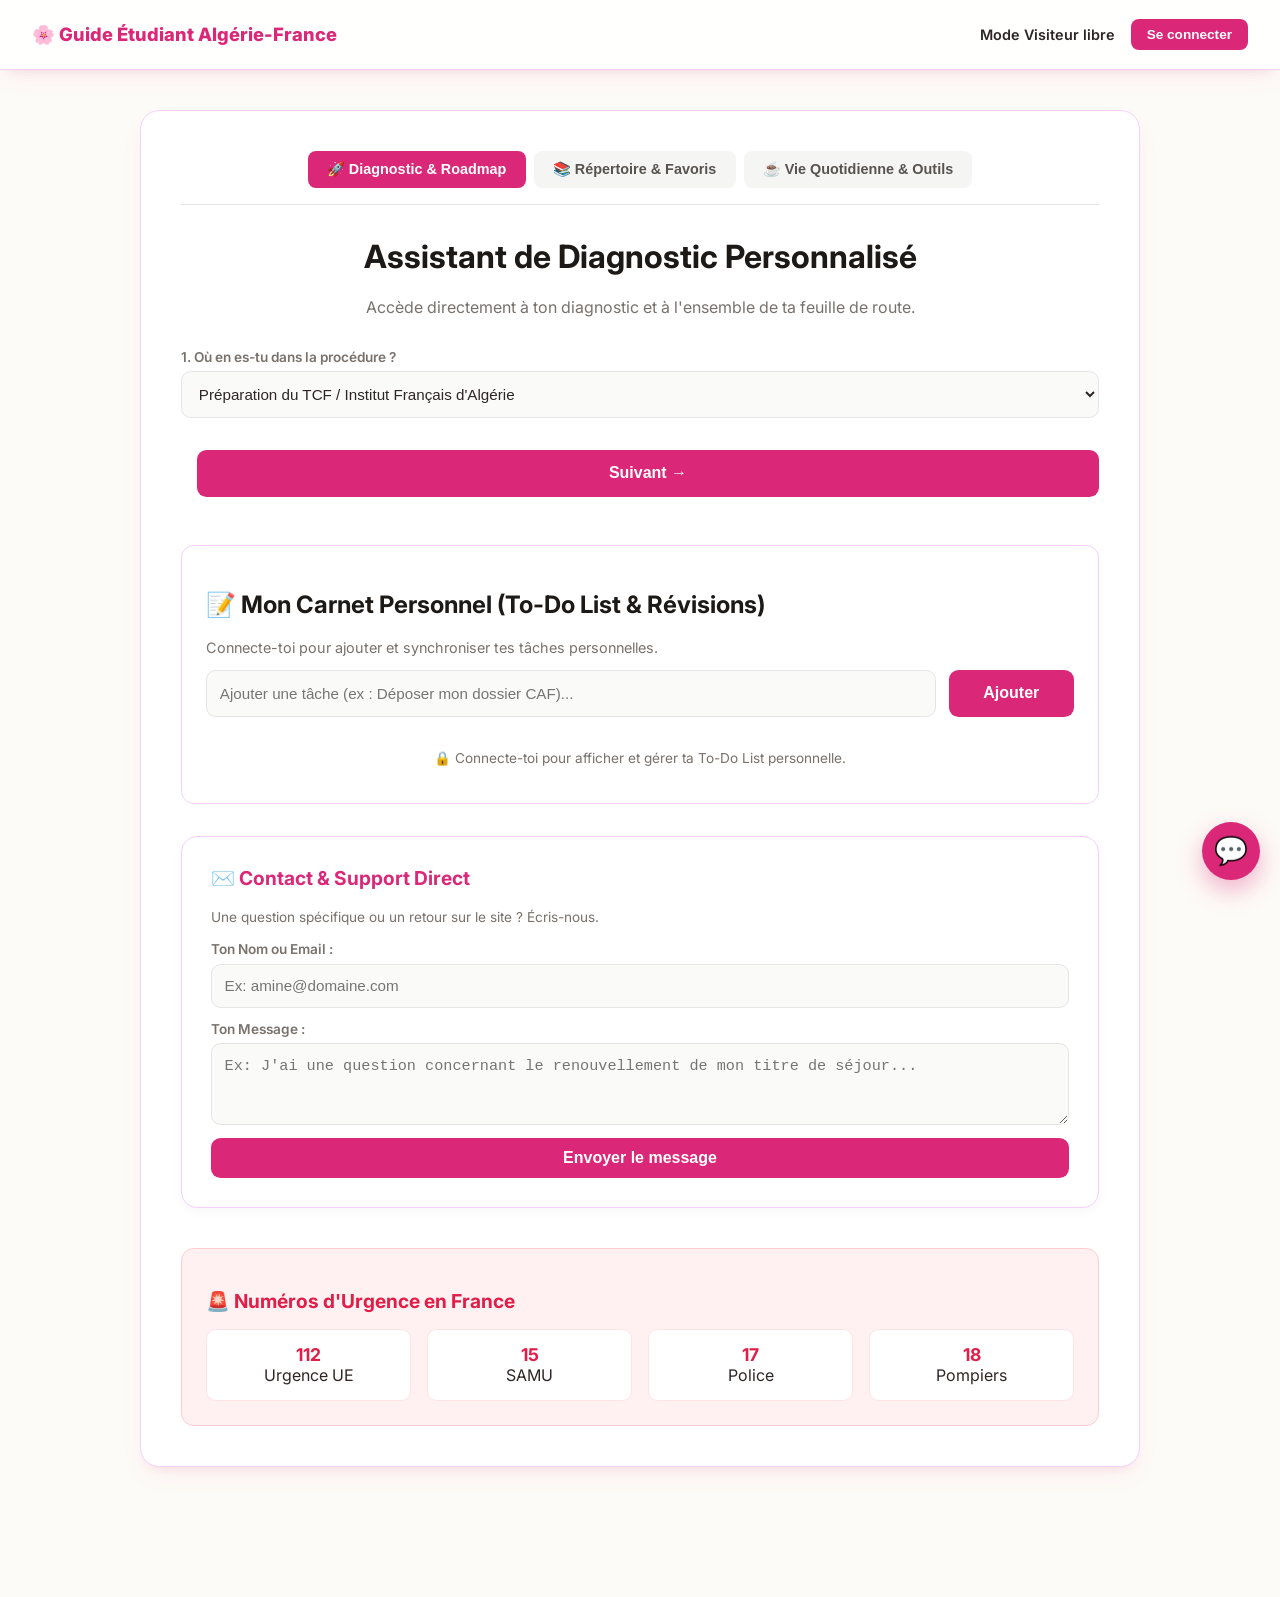
<file: index2.html>
<!DOCTYPE html>
<html lang="fr">
<head>
    <meta charset="UTF-8">
    <meta name="viewport" content="width=device-width, initial-scale=1.0">
    <title>Guide Étudiant Algérie-France — Portail Complet & Assistant IA</title>
    <link rel="icon" type="image/png" href="favicon.png">
    <link href="https://fonts.googleapis.com/css2?family=Inter:wght@300;400;500;600;700;800&display=swap" rel="stylesheet">
    <style>
        :root {
            --bg-color: #fdfbf7;
            --card-bg: #ffffff;
            --text-color: #2d2625;
            --text-muted: #78716c;
            --primary: #db2777;
            --primary-hover: #be185d;
            --accent: #10b981;
            --border-color: #f5d0fe;
            --shadow: 0 10px 25px -5px rgba(219, 39, 119, 0.08), 0 8px 10px -6px rgba(219, 39, 119, 0.08);
        }
        body {
            font-family: 'Inter', sans-serif;
            background-color: var(--bg-color);
            color: var(--text-color);
            margin: 0;
            padding: 0 0 90px 0;
            min-height: 100vh;
            display: flex;
            flex-direction: column;
            align-items: center;
        }
        header {
            width: 100%;
            padding: 1.2rem 2rem;
            display: flex;
            justify-content: space-between;
            align-items: center;
            box-sizing: border-box;
            border-bottom: 1px solid var(--border-color);
            background: rgba(255, 255, 255, 0.85);
            backdrop-filter: blur(8px);
            box-shadow: var(--shadow);
            flex-wrap: wrap;
            gap: 0.8rem;
        }
        .logo { font-weight: 800; font-size: 1.15rem; color: var(--primary); }
        .user-panel { display: flex; align-items: center; gap: 1rem; font-size: 0.9rem; font-weight: 600; }
        .login-trigger-btn { background: var(--primary); color: white; border: none; padding: 0.5rem 1rem; border-radius: 0.5rem; cursor: pointer; font-size: 0.85rem; font-weight: 600; }
        .login-trigger-btn:hover { background: var(--primary-hover); }
        
        main {
            max-width: 1000px;
            width: 90%;
            margin: 2.5rem auto;
            background: var(--card-bg);
            border: 1px solid var(--border-color);
            border-radius: 1.2rem;
            padding: 2.5rem;
            box-sizing: border-box;
            box-shadow: var(--shadow);
        }
        h1, h2, h3 { color: #1c1917; }
        h1 { text-align: center; margin-top: 0; font-size: 2rem; }

        /* Navigation par onglets thématiques */
        .portal-tabs { display: flex; gap: 0.5rem; justify-content: center; margin-bottom: 2rem; flex-wrap: wrap; border-bottom: 1px solid #e7e5e4; padding-bottom: 1rem; }
        .tab-btn { background: #f5f5f4; border: none; padding: 0.6rem 1.2rem; border-radius: 0.5rem; font-weight: 600; font-size: 0.9rem; color: #57534e; cursor: pointer; transition: all 0.2s; }
        .tab-btn:hover, .tab-btn.active { background: var(--primary); color: white; }
        .tab-content { display: none; }
        .tab-content.active-tab { display: block; animation: fadeIn 0.3s ease-in-out; }

        @keyframes fadeIn { from { opacity: 0; transform: translateY(6px); } to { opacity: 1; transform: translateY(0); } }

        /* Modal d'authentification interactive avec mot de passe */
        .auth-overlay { position: fixed; top: 0; left: 0; width: 100%; height: 100%; background: rgba(45, 38, 37, 0.6); backdrop-filter: blur(6px); display: none; justify-content: center; align-items: center; z-index: 1000; }
        .auth-overlay.show { display: flex; }
        .auth-box { background: #ffffff; padding: 2.5rem; border-radius: 1rem; width: 90%; max-width: 400px; box-shadow: 0 20px 25px -5px rgba(0,0,0,0.1); border: 1px solid var(--border-color); text-align: center; position: relative; }
        .close-auth { position: absolute; top: 10px; right: 15px; background: none; border: none; font-size: 1.2rem; cursor: pointer; color: var(--text-muted); }
        .auth-form { display: flex; flex-direction: column; gap: 1rem; margin-top: 1.5rem; text-align: left; }
        .input-group { display: flex; flex-direction: column; gap: 0.4rem; margin-bottom: 0.8rem; }
        .input-group label { font-size: 0.85rem; font-weight: 600; color: var(--text-muted); }
        select, input[type="text"], input[type="email"], input[type="password"], textarea, input[type="number"] { width: 100%; padding: 0.8rem; border-radius: 0.6rem; border: 1px solid #e7e5e4; background: #fafaf9; color: var(--text-color); font-size: 0.95rem; box-sizing: border-box; }
        select:focus, input:focus, textarea:focus { outline: none; border-color: var(--primary); box-shadow: 0 0 0 3px rgba(219, 39, 119, 0.15); background: #fff; }
        
        button.btn { background: var(--primary); color: white; border: none; padding: 0.9rem 1.6rem; font-size: 1rem; border-radius: 0.6rem; cursor: pointer; font-weight: 600; transition: all 0.2s; width: 100%; }
        button.btn:hover { background: var(--primary-hover); }
        button.btn-secondary { background: #f5f5f4; color: #57534e; }
        button.btn-secondary:hover { background: #e7e5e4; }
        .hidden { display: none !important; }

        /* Wizard & Roadmap */
        .wizard-step { display: none; }
        .wizard-step.active-step { display: block; }
        .wizard-buttons { display: flex; justify-content: space-between; margin-top: 2rem; gap: 1rem; }
        .progress-bar-container { width: 100%; height: 10px; background: #f5f5f4; border-radius: 5px; overflow: hidden; margin: 1rem 0 2rem 0; }
        .progress-bar { height: 100%; width: 0%; background: linear-gradient(90deg, #db2777, #f43f5e); transition: width 0.3s ease; }
        .roadmap-card { background: #fffbeb; border: 1px solid #fef3c7; border-left: 5px solid var(--primary); border-radius: 0.8rem; padding: 1.5rem; margin-bottom: 1.2rem; }
        .roadmap-card.completed { border-left-color: #10b981; opacity: 0.7; background: #f8fafc; }
        .roadmap-card header { background: none; border: none; padding: 0; box-shadow: none; display: flex; align-items: flex-start; gap: 1rem; justify-content: flex-start; }
        .roadmap-card input[type="checkbox"] { width: 1.3rem; height: 1.3rem; cursor: pointer; accent-color: var(--primary); margin-top: 2px; }
        .step-content { margin-top: 1rem; line-height: 1.6; }
        .checklist-item { display: flex; align-items: center; gap: 0.5rem; margin-top: 0.4rem; font-size: 0.95rem; color: var(--text-muted); }

        /* Répertoire & Recherche */
        .search-bar-container { margin-bottom: 1.5rem; }
        .filter-buttons { display: flex; gap: 0.5rem; flex-wrap: wrap; justify-content: center; margin-bottom: 1.5rem; }
        .filter-btn { background: #f5f5f4; border: none; padding: 0.5rem 1rem; border-radius: 2rem; font-size: 0.85rem; font-weight: 600; color: #57534e; cursor: pointer; transition: all 0.2s; }
        .filter-btn:hover, .filter-btn.active { background: var(--primary); color: white; }
        .resource-grid { display: grid; grid-template-columns: repeat(auto-fit, minmax(260px, 1fr)); gap: 1.2rem; margin-top: 1.5rem; }
        .resource-card { background: #fafaf9; border: 1px solid #e7e5e4; border-radius: 0.8rem; padding: 1.2rem; position: relative; transition: transform 0.2s; }
        .resource-card:hover { transform: translateY(-2px); border-color: var(--primary); }
        .resource-card h4 { margin-top: 0; color: var(--primary); margin-bottom: 0.5rem; display: flex; justify-content: space-between; align-items: center; }
        .fav-btn { background: none; border: none; font-size: 1.3rem; cursor: pointer; color: #d6d3d1; transition: color 0.2s; }
        .fav-btn.is-fav { color: #f59e0b; }
        .resource-card ul { padding-left: 1.2rem; margin: 0.5rem 0; font-size: 0.9rem; color: var(--text-muted); }
        .resource-card li { margin-bottom: 0.4rem; }
        .resource-card a { color: var(--primary); text-decoration: none; }
        .resource-card a:hover { text-decoration: underline; }

        /* Grilles Outils et Vie Quotidienne */
        .tools-grid { display: grid; grid-template-columns: repeat(auto-fit, minmax(300px, 1fr)); gap: 1.5rem; margin-top: 1.5rem; }
        .tool-card { background: #fff; border: 1px solid var(--border-color); border-radius: 1rem; padding: 1.8rem; box-shadow: 0 4px 12px rgba(0,0,0,0.03); }
        .tool-card h3 { margin-top: 0; color: var(--primary); font-size: 1.2rem; display: flex; align-items: center; gap: 0.5rem; }

        /* FAQ Riche */
        .faq-container { display: flex; flex-direction: column; gap: 0.6rem; max-height: 320px; overflow-y: auto; padding-right: 5px; }
        .faq-item { background: #fafaf9; border: 1px solid #e7e5e4; border-radius: 0.6rem; overflow: hidden; }
        .faq-question { background: none; border: none; width: 100%; padding: 0.9rem; text-align: left; font-weight: 600; cursor: pointer; display: flex; justify-content: space-between; align-items: center; font-size: 0.88rem; color: var(--text-color); }
        .faq-answer { padding: 0 0.9rem 0.9rem 0.9rem; font-size: 0.85rem; color: var(--text-muted); display: none; line-height: 1.5; }
        .faq-item.active .faq-answer { display: block; }

        /* Lexique */
        .lexique-item { background: #fdf4f8; border-left: 4px solid var(--primary); padding: 0.8rem; border-radius: 0.4rem; margin-bottom: 0.8rem; font-size: 0.9rem; }
        .lexique-item strong { color: var(--primary); display: block; margin-bottom: 0.2rem; }

        /* To-do List Personnelle */
        .todo-section { margin-top: 3rem; background: #fff; border: 1px solid var(--border-color); border-radius: 0.8rem; padding: 1.5rem; }
        .todo-form { display: flex; gap: 0.8rem; margin-bottom: 1.2rem; }
        .todo-list { list-style: none; padding: 0; margin: 0; display: flex; flex-direction: column; gap: 0.8rem; }
        .todo-item { display: flex; justify-content: space-between; align-items: center; background: #fafaf9; padding: 0.8rem 1rem; border-radius: 0.5rem; border: 1px solid #e7e5e4; gap: 0.5rem; }
        .todo-item.completed span { text-decoration: line-through; opacity: 0.5; }
        .todo-delete { background: #ffe4e6; color: #e11d48; border: none; padding: 0.4rem 0.8rem; border-radius: 0.4rem; cursor: pointer; font-size: 0.8rem; }

        .emergency-box { background: #fff1f2; border: 1px solid #fecdd3; border-radius: 0.8rem; padding: 1.5rem; margin-top: 2.5rem; }
        .emergency-grid { display: grid; grid-template-columns: repeat(auto-fit, minmax(130px, 1fr)); gap: 1rem; margin-top: 1rem; }
        .emergency-card { background: white; padding: 0.9rem; border-radius: 0.6rem; border: 1px solid #ffe4e6; text-align: center; }
        .emergency-card strong { display: block; font-size: 1.1rem; color: #e11d48; }

        /* --- STYLES DU CHATBOT IA GEMINI (FLOTTANT) --- */
        .chat-toggle-btn { position: fixed; bottom: 20px; right: 20px; background: var(--primary); color: white; border: none; width: 58px; height: 58px; border-radius: 50%; font-size: 1.7rem; cursor: pointer; box-shadow: 0 10px 25px rgba(219, 39, 119, 0.35); z-index: 1001; display: flex; align-items: center; justify-content: center; transition: transform 0.2s; }
        .chat-toggle-btn:hover { transform: scale(1.08); }
        .chat-window { position: fixed; bottom: 90px; right: 20px; width: 360px; max-width: calc(100vw - 40px); height: 520px; max-height: calc(100vh - 120px); background: white; border: 1px solid var(--border-color); border-radius: 1rem; box-shadow: 0 20px 25px -5px rgba(0,0,0,0.15); display: none; flex-direction: column; z-index: 1002; overflow: hidden; animation: slideUp 0.3s ease-out; }
        .chat-window.open { display: flex; }
        @keyframes slideUp { from { opacity: 0; transform: translateY(15px); } to { opacity: 1; transform: translateY(0); } }
        .chat-header { background: var(--primary); color: white; padding: 0.9rem 1rem; font-weight: 700; display: flex; justify-content: space-between; align-items: center; }
        .chat-header-actions { display: flex; align-items: center; gap: 0.5rem; }
        .api-config-btn { background: rgba(255,255,255,0.2); border: none; color: white; font-size: 0.75rem; padding: 0.3rem 0.6rem; border-radius: 0.4rem; cursor: pointer; }
        .api-config-btn:hover { background: rgba(255,255,255,0.35); }
        .close-chat { background: none; border: none; color: white; font-size: 1.3rem; cursor: pointer; line-height: 1; }
        .api-bar { background: #fff1f2; padding: 0.6rem 0.8rem; border-bottom: 1px solid #fecdd3; display: none; gap: 0.4rem; align-items: center; }
        .api-bar.show { display: flex; }
        .api-bar input { flex: 1; padding: 0.4rem 0.6rem; font-size: 0.8rem; border-radius: 0.4rem; border: 1px solid #fda4af; }
        .api-bar button { background: var(--primary); color: white; border: none; padding: 0.4rem 0.7rem; border-radius: 0.4rem; font-size: 0.8rem; cursor: pointer; font-weight: 600; }
        .chat-messages { flex: 1; padding: 1rem; overflow-y: auto; display: flex; flex-direction: column; gap: 0.8rem; background: #fafaf9; }
        .message { max-width: 82%; padding: 0.7rem 1rem; border-radius: 0.8rem; font-size: 0.9rem; line-height: 1.45; white-space: pre-wrap; }
        .message.user { background: var(--primary); color: white; align-self: flex-end; border-bottom-right-radius: 0.2rem; }
        .message.ai { background: white; color: var(--text-color); align-self: flex-start; border: 1px solid #e7e5e4; border-bottom-left-radius: 0.2rem; }
        
        .chat-suggestions { padding: 0.5rem 0.8rem; background: #fff; border-top: 1px solid #f0f0f0; display: flex; gap: 0.4rem; overflow-x: auto; white-space: nowrap; }
        .suggestion-chip { background: #fdf2f8; color: var(--primary); border: 1px solid #fbcfe8; padding: 0.3rem 0.6rem; border-radius: 1rem; font-size: 0.75rem; cursor: pointer; font-weight: 500; }
        .suggestion-chip:hover { background: var(--primary); color: white; }

        .chat-input-area { padding: 0.8rem; background: white; border-top: 1px solid #e7e5e4; display: flex; gap: 0.5rem; }
        .chat-input-area input { flex: 1; padding: 0.6rem; border-radius: 0.5rem; border: 1px solid #e7e5e4; font-size: 0.9rem; }
        .chat-input-area button { background: var(--primary); color: white; border: none; padding: 0.6rem 1rem; border-radius: 0.5rem; cursor: pointer; font-weight: 600; }

        @media (max-width: 600px) {
            header { padding: 1rem; }
            main { width: 95%; padding: 1.4rem; margin: 1.2rem auto; }
            h1 { font-size: 1.5rem; }
        }
    </style>
</head>
<body>

    <!-- MODAL AUTHENTIFICATION INTERACTIVE (AVEC MOT DE PASSE) -->
    <div id="auth-modal" class="auth-overlay">
        <div class="auth-box">
            <button class="close-auth" onclick="toggleAuthModal(false)">×</button>
            <h2>🌸 Espace Personnel Sécurisé</h2>
            <p style="font-size: 0.9rem; color: var(--text-muted);">Connecte-toi ou crée ton compte pour sauvegarder ta To-Do List et tes favoris.</p>
            <form id="auth-form" class="auth-form" onsubmit="handleAuth(event)">
                <div class="input-group">
                    <label for="auth-email">Adresse Email</label>
                    <input type="email" id="auth-email" required placeholder="ton.email@domaine.com">
                </div>
                <div class="input-group">
                    <label for="auth-pass">Mot de passe</label>
                    <input type="password" id="auth-pass" required placeholder="••••••••" minlength="4">
                </div>
                <button type="submit" class="btn">Se connecter / S'inscrire</button>
            </form>
        </div>
    </div>

    <!-- BOUTON ET FENÊTRE CHATBOT IA GEMINI -->
    <button class="chat-toggle-btn" onclick="toggleChat()" title="Assistant IA">💬</button>
    <div class="chat-window" id="chat-window">
        <div class="chat-header">
            <span>🌸 Assistant Virtuel IA</span>
            <div class="chat-header-actions">
                <button class="api-config-btn" onclick="toggleApiConfig()" title="Configurer la clé API">⚙️ Clé API</button>
                <button class="close-chat" onclick="toggleChat()">×</button>
            </div>
        </div>
        <div class="api-bar" id="api-bar">
            <input type="password" id="api-key-input" placeholder="Colle ta clé API Gemini ici...">
            <button onclick="saveApiKey()">OK</button>
        </div>
        <div class="chat-messages" id="chat-messages">
            <div class="message ai">Bonjour ! Je suis ton assistant virtuel expert du Guide Étudiant Algérie-France. Pose-moi n'importe quelle question sur Campus France, le visa, la CAF ou la vie quotidienne !</div>
        </div>
        <div class="chat-suggestions">
            <span class="suggestion-chip" onclick="sendPresetQuery('Comment faire ma demande CAF ?')">CAF</span>
            <span class="suggestion-chip" onclick="sendPresetQuery('Quelles sont les règles de travail pour un étudiant algérien ?')">Règles travail (803h)</span>
            <span class="suggestion-chip" onclick="sendPresetQuery('Comment renouveler mon titre de séjour sur l\'ANEF ?')">Renouvellement ANEF</span>
        </div>
        <div class="chat-input-area">
            <input type="text" id="chat-input" placeholder="Pose ta question ici..." onkeypress="handleChatKey(event)">
            <button onclick="sendChatMessage()">Envoyer</button>
        </div>
    </div>

    <header>
        <div class="logo">🌸 Guide Étudiant Algérie-France</div>
        <div class="user-panel">
            <span id="user-display">Mode Visiteur libre</span>
            <button id="auth-action-btn" class="login-trigger-btn" onclick="toggleAuthModal(true)">Se connecter</button>
        </div>
    </header>

    <main>
        <!-- NAVIGATION PAR ONGLETS PRINCIPAUX -->
        <div class="portal-tabs">
            <button class="tab-btn active" onclick="switchTab('tab-diagnostic', this)">🚀 Diagnostic & Roadmap</button>
            <button class="tab-btn" onclick="switchTab('tab-repertoire', this)">📚 Répertoire & Favoris</button>
            <button class="tab-btn" onclick="switchTab('tab-vie-quotidienne', this)">☕ Vie Quotidienne & Outils</button>
        </div>

        <!-- ONGLET 1 : DIAGNOSTIC & ROADMAP -->
        <div id="tab-diagnostic" class="tab-content active-tab">
            <div id="diagnostic-container">
                <h1>Assistant de Diagnostic Personnalisé</h1>
                <p style="text-align: center; color: var(--text-muted); margin-bottom: 2rem;">
                    Accède directement à ton diagnostic et à l'ensemble de ta feuille de route.
                </p>

                <div class="wizard-step active-step" id="step-w1">
                    <div class="input-group">
                        <label for="q1">1. Où en es-tu dans la procédure ?</label>
                        <select id="q1" onchange="checkOther('q1')">
                            <option value="tcf_prep">Préparation du TCF / Institut Français d'Algérie</option>
                            <option value="campus_dossier">Campus France : Soumission du dossier d'études</option>
                            <option value="campus_entretien">Campus France : Entretien pédagogique</option>
                            <option value="visa_tls">Visa : Acceptation reçue, attente ou RDV TLScontact</option>
                            <option value="france_inst">En France : Arrivé(e), démarches initiales (ANEF, CPAM, CAF)</option>
                            <option value="autre">Autre (précisez)</option>
                        </select>
                        <input type="text" id="q1_other" class="hidden" placeholder="Précisez..." style="margin-top:0.5rem;">
                    </div>
                    <div class="wizard-buttons">
                        <div></div>
                        <button class="btn" onclick="nextWizardStep(1)">Suivant →</button>
                    </div>
                </div>

                <div class="wizard-step" id="step-w2">
                    <div class="input-group">
                        <label for="q2">2. Quelle est ta situation de logement ?</label>
                        <select id="q2" onchange="checkOther('q2')">
                            <option value="crous">Logement CROUS validé</option>
                            <option value="prive">Recherche dans le privé (besoin de Visale)</option>
                            <option value="proches">Hébergement provisoire chez des proches</option>
                            <option value="sans">Aucune solution pour le moment</option>
                            <option value="autre">Autre (précisez)</option>
                        </select>
                        <input type="text" id="q2_other" class="hidden" placeholder="Précisez..." style="margin-top:0.5rem;">
                    </div>
                    <div class="wizard-buttons">
                        <button class="btn btn-secondary" onclick="prevWizardStep(2)">← Précédent</button>
                        <button class="btn" onclick="nextWizardStep(2)">Suivant →</button>
                    </div>
                </div>

                <div class="wizard-step" id="step-w3">
                    <div class="input-group">
                        <label for="q3">3. Comment assures-tu ta prise en charge financière ?</label>
                        <select id="q3" onchange="checkOther('q3')">
                            <option value="AVI">Compte bloqué en banque (Attestation AVI / virement irrévocable)</option>
                            <option value="garant_fr">Garant résident en France</option>
                            <option value="bourse">Boursier(ère)</option>
                            <option value="autre">Autre (précisez)</option>
                        </select>
                        <input type="text" id="q3_other" class="hidden" placeholder="Précisez..." style="margin-top:0.5rem;">
                    </div>
                    <div class="wizard-buttons">
                        <button class="btn btn-secondary" onclick="prevWizardStep(3)">← Précédent</button>
                        <button class="btn" onclick="nextWizardStep(3)">Suivant →</button>
                    </div>
                </div>

                <div class="wizard-step" id="step-w4">
                    <div class="input-group">
                        <label for="q4">4. Cherches-tu des informations sur l'emploi ou les aides ?</label>
                        <select id="q4" onchange="checkOther('q4')">
                            <option value="oui_job">Oui, recherche de jobs étudiants et CV aux normes françaises</option>
                            <option value="non_cours">Non, uniquement démarches administratives et cours</option>
                            <option value="autre">Autre (précisez)</option>
                        </select>
                        <input type="text" id="q4_other" class="hidden" placeholder="Précisez..." style="margin-top:0.5rem;">
                    </div>
                    <div class="wizard-buttons">
                        <button class="btn btn-secondary" onclick="prevWizardStep(4)">← Précédent</button>
                        <button class="btn" onclick="generateRoadmap()">Générer ma feuille de route 🚀</button>
                    </div>
                </div>
            </div>

            <!-- ROADMAP GÉNÉRÉE -->
            <div id="roadmap-container" class="hidden">
                <h1>Ta Feuille de Route & Ressources</h1>
                <p style="text-align: center; color: var(--text-muted);">Suis ta progression interactive pas à pas.</p>
                
                <div id="stats-text" style="text-align: center; font-weight: 600; margin-top: 1rem; color: var(--primary);">Progression globale : 0%</div>
                <div class="progress-bar-container">
                    <div class="progress-bar" id="progress-bar"></div>
                </div>

                <div id="steps-list"></div>

                <div class="action-footer-btns" style="display: flex; gap: 1rem; margin-top: 2rem;">
                    <button class="btn btn-secondary" style="flex: 1;" onclick="resetDiagnostic()">Modifier mes réponses</button>
                    <button class="btn" style="flex: 1;" onclick="window.print()">🖨️ Imprimer mon dossier (PDF)</button>
                </div>
            </div>
        </div>

        <!-- ONGLET 2 : RÉPERTOIRE & FAVORIS -->
        <div id="tab-repertoire" class="tab-content">
            <h2>📚 Répertoire Interactif des Ressources</h2>
            <p style="color: var(--text-muted); font-size: 0.95rem; text-align: center;">Recherche instantanée ou filtre par catégorie.</p>

            <div class="search-bar-container">
                <input type="text" id="search-input" placeholder="🔍 Rechercher une ressource (ex : CAF, Visale, Crous)..." oninput="filterResources()">
            </div>

            <div class="filter-buttons">
                <button class="filter-btn active" onclick="filterCategory('all', this)">Tous</button>
                <button class="filter-btn" onclick="filterCategory('fav', this)">⭐ Mes Favoris</button>
                <button class="filter-btn" onclick="filterCategory('banque', this)">Banques & Premiers Pas</button>
                <button class="filter-btn" onclick="filterCategory('admin', this)">Démarches & Visa</button>
                <button class="filter-btn" onclick="filterCategory('logement', this)">Logement</button>
                <button class="filter-btn" onclick="filterCategory('culture', this)">Culture & Études</button>
            </div>

            <div class="resource-grid" id="resources-grid">
                <div class="resource-card" data-category="banque" data-id="card-1" data-keywords="banque telephone lebara anef premier pas">
                    <h4>🧳 Premiers Pas & Banques <button class="fav-btn" onclick="toggleFav('card-1')">★</button></h4>
                    <ul>
                        <li><strong>Téléphonie :</strong> Offres et parrainages (Lebara, etc.)</li>
                        <li><a href="https://www.google.com/search?q=meilleures+banques+etudiants+france" target="_blank">Comparatif des 10 banques étudiantes</a></li>
                        <li><a href="https://administration-etrangers-en-france.interieur.gouv.fr/" target="_blank">Plateforme ANEF (Visa & Séjour)</a></li>
                    </ul>
                </div>

                <div class="resource-card" data-category="admin" data-id="card-2" data-keywords="campus france tcf institut francais cvec visa tlscontact">
                    <h4>📋 Démarches & Inscription <button class="fav-btn" onclick="toggleFav('card-2')">★</button></h4>
                    <ul>
                        <li><a href="https://www.algerie.campusfrance.org/" target="_blank">Campus France Algérie</a></li>
                        <li><a href="https://www.if-algerie.com/" target="_blank">Institut Français (Tests TCF)</a></li>
                        <li><a href="https://cvec.etudiant.gouv.fr/" target="_blank">Attestation CVEC</a></li>
                        <li><a href="https://france-visas.gouv.fr/" target="_blank">France-Visas (Formulaire officiel)</a></li>
                        <li><a href="https://alger.tlscontact.com/" target="_blank">Centre TLScontact Algérie</a></li>
                    </ul>
                </div>

                <div class="resource-card" data-category="logement" data-id="card-3" data-keywords="logement crous visale action logement residence privee">
                    <h4>🏠 Logement & Résidences <button class="fav-btn" onclick="toggleFav('card-3')">★</button></h4>
                    <ul>
                        <li><a href="https://www.google.com/search?q=trouverunlogement.lescrous.fr" target="_blank">Logement Crous (DSE)</a></li>
                        <li><a href="https://www.visale.fr/" target="_blank">Garant Visale (Action Logement)</a></li>
                        <li><strong>Résidences privées :</strong> Fac Habitat, Arpej, Studefi, Espacil, Les Estudines, Nexity Studea, Cardinal Campus, Kley, Campsea, Studelites, Les Belles Années.</li>
                    </ul>
                </div>

                <div class="resource-card" data-category="culture" data-id="card-4" data-keywords="culture sport bibliotheque cv lettre motivation">
                    <h4>🎟️ Culture, Sport & Études <button class="fav-btn" onclick="toggleFav('card-4')">★</button></h4>
                    <ul>
                        <li><a href="https://pass.culture.fr/" target="_blank">Pass Culture</a></li>
                        <li><a href="https://www.google.com/search?q=SUAPS+sport+universitaire+france" target="_blank">Sport Universitaire (SUAPS)</a></li>
                        <li><a href="https://www.bpi.fr/" target="_blank">Bibliothèques (BPI, BSG, BU)</a></li>
                        <li><a href="https://www.welcomethejungle.com/fr/articles/modele-cv-etudiant" target="_blank">Modèles de CV & Lettre de motivation</a></li>
                    </ul>
                </div>
            </div>
        </div>

        <!-- ONGLET 3 : VIE QUOTIDIENNE, BONS PLANS & OUTILS -->
        <div id="tab-vie-quotidienne" class="tab-content">
            <h2>☕ Vie Quotidienne, Post-Arrivée & Outils</h2>
            <p style="color: var(--text-muted); font-size: 0.95rem; text-align: center; margin-bottom: 2rem;">Tout pour réussir ton année au-delà des premières démarches.</p>

            <div class="tools-grid">
                
                <!-- 1. Simulateur de Budget Complet -->
                <div class="tool-card">
                    <h3>💰 Simulateur de Budget Mensuel</h3>
                    <p style="font-size: 0.85rem; color: var(--text-muted); margin-bottom: 1rem;">Calcule tes charges réelles obligatoires en France.</p>
                    <div class="input-group">
                        <label>Loyer HC (€) :</label>
                        <input type="number" id="b-loyer" value="450" oninput="calculateFullBudget()">
                    </div>
                    <div class="input-group">
                        <label>Charges locatives & Électricité/Gaz (€) :</label>
                        <input type="number" id="b-charges" value="60" oninput="calculateFullBudget()">
                    </div>
                    <div class="input-group">
                        <label>Transport (Pass Navigo Étudiant) (€) :</label>
                        <input type="number" id="b-transport" value="38" oninput="calculateFullBudget()">
                    </div>
                    <div class="input-group">
                        <label>Alimentation & Courses (€) :</label>
                        <input type="number" id="b-food" value="200" oninput="calculateFullBudget()">
                    </div>
                    <div class="input-group">
                        <label>Assurance habitation & Mutuelle santé (€) :</label>
                        <input type="number" id="b-assur" value="25" oninput="calculateFullBudget()">
                    </div>
                    <div style="background: #fdf2f8; padding: 1rem; border-radius: 0.6rem; border: 1px solid #fbcfe8; text-align: center; margin-top: 1rem;">
                        <strong>Total mensuel estimé : <span id="b-total" style="color: var(--primary); font-size: 1.2rem;">773 €</span></strong>
                    </div>
                </div>

                <!-- 2. Guide Solidarité & Emploi (Règle 803h Algérie) -->
                <div class="tool-card">
                    <h3>🤝 Solidarité & Emploi Étudiant</h3>
                    <p style="font-size: 0.85rem; color: var(--text-muted); margin-bottom: 1rem;">Bons plans et législation en France.</p>
                    <ul style="font-size: 0.88rem; color: var(--text-muted); padding-left: 1.2rem; line-height: 1.6;">
                        <li><strong>Travail étudiant (Règle spécifique) :</strong> En tant qu'étudiant algérien, tu as le droit de travailler dans la limite de **803 heures par an** (soit 50% de la durée légale).</li>
                        <li><strong>Aide alimentaire :</strong> Épiceries solidaires (Linkee, Cop1, Restos du Cœur étudiants) pour des paniers gratuits ou à très bas coût.</li>
                        <li><strong>Santé psychologique :</strong> Dispositif <a href="https://santepsy.etudiant.gouv.fr/" target="_blank">SantéPsy Étudiant</a> (séances gratuites avec un psychologue partenaire).</li>
                    </ul>
                </div>

                <!-- 3. Le Lexique Administratif -->
                <div class="tool-card">
                    <h3>📖 Lexique Administratif Français</h3>
                    <p style="font-size: 0.85rem; color: var(--text-muted); margin-bottom: 1rem;">Comprendre le jargon des administrations.</p>
                    <div class="lexique-item">
                        <strong>Quittance de loyer</strong>
                        Justificatif fourni chaque mois par le propriétaire prouvant que tu as payé ton loyer et tes charges.
                    </div>
                    <div class="lexique-item">
                        <strong>Attestation sur l'honneur</strong>
                        Déclaration écrite rédigée par tes soins certifiant l'exactitude d'un fait (ex: hébergement chez un proche).
                    </div>
                    <div class="lexique-item">
                        <strong>Justificatif de domicile</strong>
                        Facture d'électricité, d'eau ou quittance de loyer datant de moins de 3 mois.
                    </div>
                </div>

                <!-- 4. FAQ Riche et Classée -->
                <div class="tool-card">
                    <h3>❓ FAQ & Questions Fréquentes</h3>
                    <p style="font-size: 0.85rem; color: var(--text-muted); margin-bottom: 1rem;">Réponses officielles aux points clés.</p>
                    <div class="faq-container">
                        <div class="faq-item">
                            <button class="faq-question" onclick="toggleFaq(this)">Qu'est-ce que la CVEC ? <span>▼</span></button>
                            <div class="faq-answer">Contribution de Vie Étudiante (~103 €) obligatoire avant toute inscription universitaire (sauf boursiers).</div>
                        </div>
                        <div class="faq-item">
                            <button class="faq-question" onclick="toggleFaq(this)">Comment faire ma demande d'APL CAF ? <span>▼</span></button>
                            <div class="faq-answer">Dès ton emménagement effectif, fais la demande en ligne sur le site de la CAF avec ton bail, ton RIB et ton acte de naissance traduit.</div>
                        </div>
                        <div class="faq-item">
                            <button class="faq-question" onclick="toggleFaq(this)">Quand anticiper mon renouvellement de titre de séjour ? <span>▼</span></button>
                            <div class="faq-answer">Il faut déposer ton dossier sur la plateforme ANEF **3 mois avant** la date d'expiration de ton visa/titre actuel.</div>
                        </div>
                    </div>
                </div>

            </div>
        </div>

        <!-- TO-DO LIST PERSONNELLE (RESTREINTE AUX UTILISATEURS CONNECTÉS) -->
        <div class="todo-section">
            <h2>📝 Mon Carnet Personnel (To-Do List & Révisions)</h2>
            <p style="font-size: 0.9rem; color: var(--text-muted);">Connecte-toi pour ajouter et synchroniser tes tâches personnelles.</p>
            <form class="todo-form" onsubmit="addTodo(event)">
                <input type="text" id="todo-input" placeholder="Ajouter une tâche (ex : Déposer mon dossier CAF)..." required>
                <button type="submit" class="btn" style="width: 140px;">Ajouter</button>
            </form>
            <ul id="todo-list" class="todo-list"></ul>
        </div>

        <!-- FORMULAIRE DE CONTACT DIRECT -->
        <div class="tool-card" style="margin-top: 2rem;">
            <h3>✉️ Contact & Support Direct</h3>
            <p style="font-size: 0.85rem; color: var(--text-muted); margin-bottom: 1rem;">Une question spécifique ou un retour sur le site ? Écris-nous.</p>
            <form action="https://formspree.io/f/maeqlnre" method="POST" onsubmit="handleContactForm(event)">
                <div class="input-group">
                    <label>Ton Nom ou Email :</label>
                    <input type="email" name="email" id="contact-name" required placeholder="Ex: amine@domaine.com">
                </div>
                <div class="input-group">
                    <label>Ton Message :</label>
                    <textarea name="message" id="contact-msg" rows="3" required placeholder="Ex: J'ai une question concernant le renouvellement de mon titre de séjour..."></textarea>
                </div>
                <button type="submit" class="btn" style="padding: 0.7rem;">Envoyer le message</button>
            </form>
        </div>

        <!-- Contacts et Urgences -->
        <div class="emergency-box">
            <h2 style="color: #e11d48; margin-bottom: 0.5rem; font-size: 1.2rem;">🚨 Numéros d'Urgence en France</h2>
            <div class="emergency-grid">
                <div class="emergency-card"><strong>112</strong><span>Urgence UE</span></div>
                <div class="emergency-card"><strong>15</strong><span>SAMU</span></div>
                <div class="emergency-card"><strong>17</strong><span>Police</span></div>
                <div class="emergency-card"><strong>18</strong><span>Pompiers</span></div>
            </div>
        </div>
    </main>

    <script>
        // --- NAVIGATION PAR ONGLET ---
        function switchTab(tabId, btn) {
            document.querySelectorAll('.tab-content').forEach(tc => tc.classList.remove('active-tab'));
            document.querySelectorAll('.tab-btn').forEach(tb => tb.classList.remove('active'));
            document.getElementById(tabId).classList.add('active-tab');
            btn.classList.add('active');
        }

        // --- SCRIPT CHATBOT IA GEMINI (MODÈLE STABLE 1.5-FLASH) ---
        function toggleChat() {
            const chatWindow = document.getElementById('chat-window');
            chatWindow.classList.toggle('open');
            const savedKey = localStorage.getItem('gemini_api_key');
            if (!savedKey && chatWindow.classList.contains('open')) {
                document.getElementById('api-bar').classList.add('show');
            }
        }

        function toggleApiConfig() {
            const apiBar = document.getElementById('api-bar');
            apiBar.classList.toggle('show');
            const savedKey = localStorage.getItem('gemini_api_key') || '';
            document.getElementById('api-key-input').value = savedKey;
        }

        function saveApiKey() {
            const key = document.getElementById('api-key-input').value.trim();
            if (key) {
                localStorage.setItem('gemini_api_key', key);
                document.getElementById('api-bar').classList.remove('show');
                appendMessage('ai', "✅ Clé API enregistrée dans ton navigateur ! Tu peux maintenant poser tes questions.");
            }
        }

        function appendMessage(sender, text) {
            const chatMessages = document.getElementById('chat-messages');
            const msgDiv = document.createElement('div');
            msgDiv.className = `message ${sender}`;
            msgDiv.innerText = text;
            chatMessages.appendChild(msgDiv);
            chatMessages.scrollTop = chatMessages.scrollHeight;
            return msgDiv;
        }

        function handleChatKey(e) {
            if (e.key === 'Enter') {
                sendChatMessage();
            }
        }

        function sendPresetQuery(queryText) {
            document.getElementById('chat-input').value = queryText;
            sendChatMessage();
        }

        async function sendChatMessage() {
            const inputField = document.getElementById('chat-input');
            const userText = inputField.value.trim();
            if (!userText) return;

            const apiKey = localStorage.getItem('gemini_api_key');
            if (!apiKey) {
                document.getElementById('api-bar').classList.add('show');
                appendMessage('ai', "⚠️ Configure d'abord ta clé API Gemini dans la barre ci-dessus (bouton ⚙️ Clé API) pour activer l'assistant.");
                return;
            }

            appendMessage('user', userText);
            inputField.value = '';

            const loadingDiv = appendMessage('ai', "Réflexion en cours...");

            try {
                const url = `https://generativelanguage.googleapis.com/v1beta/models/gemini-1.5-flash:generateContent?key=${apiKey}`;
                const systemInstruction = "Tu es l'assistant virtuel expert du Guide Étudiant Algérie-France. Réponds précisément et chaleureusement aux questions en te basant sur les démarches officielles (Campus France Algérie, TCF, Visa TLScontact, Visale, CAF, Crous, ANEF) et rappelle que l'étudiant algérien a droit à 803h de travail par an.";

                const response = await fetch(url, {
                    method: "POST",
                    headers: { "Content-Type": "application/json" },
                    body: JSON.stringify({
                        contents: [
                            { role: "user", parts: [{ text: systemInstruction + "\n\nQuestion de l'étudiant : " + userText }] }
                        ]
                    })
                });

                const data = await response.json();
                if (data.error) {
                    loadingDiv.innerText = "Erreur API : " + data.error.message;
                } else {
                    loadingDiv.innerText = data.candidates[0].content.parts[0].text;
                }
            } catch (error) {
                loadingDiv.innerText = "Désolé, une erreur réseau est survenue lors de la communication avec l'assistant IA.";
            }
            document.getElementById('chat-messages').scrollTop = document.getElementById('chat-messages').scrollHeight;
        }

        // --- AUTHENTIFICATION SÉCURISÉE AVEC MOT DE PASSE ---
        document.addEventListener("DOMContentLoaded", () => {
            const currentUser = localStorage.getItem('v3_current_user');
            if (currentUser) {
                updateUserUI(currentUser);
            }
            loadTodos();
            loadFavorites();
        });

        function toggleAuthModal(show) {
            const modal = document.getElementById('auth-modal');
            show ? modal.classList.add('show') : modal.classList.remove('show');
        }

        function handleAuth(e) {
            e.preventDefault();
            const email = document.getElementById('auth-email').value.trim();
            const password = document.getElementById('auth-pass').value.trim();
            
            if (!email || !password) return;

            // Vérifier si un mot de passe existe déjà pour cet email dans localStorage
            const savedPassKey = `pass_${email}`;
            const existingPass = localStorage.getItem(savedPassKey);

            if (existingPass) {
                // Un compte existe déjà, vérifions le mot de passe
                if (existingPass === password) {
                    localStorage.setItem('v3_current_user', email);
                    updateUserUI(email);
                    toggleAuthModal(false);
                    loadTodos();
                    loadFavorites();
                    alert(`👋 Bon retour parmi nous, ${email} !`);
                } else {
                    alert("❌ Mot de passe incorrect pour cet email.");
                }
            } else {
                // Nouveau compte : enregistrer le mot de passe et connecter
                localStorage.setItem(savedPassKey, password);
                localStorage.setItem('v3_current_user', email);
                updateUserUI(email);
                toggleAuthModal(false);
                loadTodos();
                loadFavorites();
                alert(`🎉 Compte créé et connecté avec succès pour ${email} !`);
            }
        }

        function updateUserUI(userEmail) {
            document.getElementById('user-display').innerText = `👤 ${userEmail}`;
            const btn = document.getElementById('auth-action-btn');
            btn.innerText = "Déconnexion";
            btn.onclick = logout;
        }

        function logout() {
            localStorage.removeItem('v3_current_user');
            location.reload();
        }

        function getUserKey(key) {
            const user = localStorage.getItem('v3_current_user');
            return user ? `${user}_${key}` : `guest_${key}`;
        }

        // Wizard Navigation
        function nextWizardStep(current) {
            document.getElementById(`step-w${current}`).classList.remove('active-step');
            document.getElementById(`step-w${current + 1}`).classList.add('active-step');
        }
        function prevWizardStep(current) {
            document.getElementById(`step-w${current}`).classList.remove('active-step');
            document.getElementById(`step-w${current - 1}`).classList.add('active-step');
        }
        function checkOther(selectId) {
            const select = document.getElementById(selectId);
            const otherInput = document.getElementById(selectId + '_other');
            if (select.value === 'autre') {
                otherInput.classList.remove('hidden');
                otherInput.required = true;
            } else {
                otherInput.classList.add('hidden');
                otherInput.required = false;
            }
        }

        let generatedSteps = [];

        function generateRoadmap() {
            const q2 = document.getElementById('q2').value;

            generatedSteps = [
                { title: "Étape 1 : Passage du TCF & Inscription Institut Français", desc: "Inscription obligatoire aux sessions de TCF en Algérie pour justifier du niveau de langue.", checklist: ["S'inscrire sur le site de l'Institut Français", "Obtenir l'attestation de résultats"] },
                { title: "Étape 2 : Dossier « Études en France »", desc: "Saisie des vœux et du parcours académique sur Campus France Algérie.", checklist: ["Numériser les diplômes", "Payer les frais de dossier"] },
                { title: "Étape 3 : Entretien Pédagogique", desc: "Entretien individuel de motivation devant un conseiller à l'Espace Campus France.", checklist: ["Préparer sa présentation orale"] },
                { title: "Étape 4 : Procédure de Visa (TLScontact)", desc: "Saisie sur France-Visas et prise de RDV au centre TLScontact.", checklist: ["Formulaire France-Visas", "Justificatifs financiers"] }
            ];

            if (q2 === 'prive' || q2 === 'sans') {
                generatedSteps.push({ title: "Étape 5 : Garantie Visale & Logement", desc: "Obtention de la caution gratuite Action Logement pour sécuriser ton bail.", checklist: ["Créer un compte Visale.fr"] });
            } else {
                generatedSteps.push({ title: "Étape 5 : Validation CROUS & Assurance", desc: "Validation de la chambre et souscription de l'assurance habitation.", checklist: ["Payer la redevance du premier mois"] });
            }

            generatedSteps.push({ title: "Étape 6 : Arrivée en France & Démarches", desc: "Validation du visa ANEF, demande d'APL CAF et sécurité sociale Ameli.", checklist: ["Valider le visa en ligne", "Faire la demande CAF"] });

            renderSteps();
            document.getElementById('diagnostic-container').classList.add('hidden');
            document.getElementById('roadmap-container').classList.remove('hidden');
        }

        function renderSteps() {
            const stepsList = document.getElementById('steps-list');
            stepsList.innerHTML = '';
            const savedProgress = JSON.parse(localStorage.getItem(getUserKey('roadmap_progress')) || '{}');

            generatedSteps.forEach((step, index) => {
                const isChecked = savedProgress[index] || false;
                const card = document.createElement('div');
                card.className = `roadmap-card ${isChecked ? 'completed' : ''}`;
                card.innerHTML = `
                    <header>
                        <input type="checkbox" id="step-${index}" ${isChecked ? 'checked' : ''} onchange="toggleStep(${index})">
                        <div><strong style="font-size: 1.05rem; color: var(--primary);">${step.title}</strong></div>
                    </header>
                    <div class="step-content">
                        <p style="margin: 0.4rem 0;">${step.desc}</p>
                        ${step.checklist ? step.checklist.map(item => `<div class="checklist-item">☑ ${item}</div>`).join('') : ''}
                    </div>
                `;
                stepsList.appendChild(card);
            });
            updateProgress();
        }

        function toggleStep(index) {
            const checkbox = document.getElementById(`step-${index}`);
            const savedProgress = JSON.parse(localStorage.getItem(getUserKey('roadmap_progress')) || '{}');
            savedProgress[index] = checkbox.checked;
            localStorage.setItem(getUserKey('roadmap_progress'), JSON.stringify(savedProgress));
            renderSteps();
        }

        function updateProgress() {
            const savedProgress = JSON.parse(localStorage.getItem(getUserKey('roadmap_progress')) || '{}');
            let checkedCount = 0;
            generatedSteps.forEach((_, index) => { if (savedProgress[index]) checkedCount++; });
            const total = generatedSteps.length;
            const percentage = total > 0 ? Math.round((checkedCount / total) * 100) : 0;
            document.getElementById('stats-text').innerText = `Progression globale : ${percentage}% (${checkedCount} sur ${total} étapes complétées)`;
            document.getElementById('progress-bar').style.width = `${percentage}%`;
        }

        // --- RECHERCHE & FILTRES RÉPERTOIRE ---
        function filterResources() {
            const searchTerm = document.getElementById('search-input').value.toLowerCase();
            const cards = document.querySelectorAll('.resource-card');
            
            cards.forEach(card => {
                const keywords = card.getAttribute('data-keywords') || '';
                const text = card.innerText.toLowerCase();
                if (text.includes(searchTerm) || keywords.includes(searchTerm)) {
                    card.classList.remove('hidden');
                } else {
                    card.classList.add('hidden');
                }
            });
        }

        function toggleFav(cardId) {
            const currentUser = localStorage.getItem('v3_current_user');
            if (!currentUser) {
                alert("⚠️ Connecte-toi pour ajouter des ressources à tes favoris personnels !");
                toggleAuthModal(true);
                return;
            }

            const card = document.querySelector(`[data-id="${cardId}"]`);
            const favBtn = card.querySelector('.fav-btn');
            favBtn.classList.toggle('is-fav');

            let favorites = JSON.parse(localStorage.getItem(getUserKey('favorites')) || '[]');
            if (favBtn.classList.contains('is-fav')) {
                if (!favorites.includes(cardId)) favorites.push(cardId);
            } else {
                favorites = favorites.filter(id => id !== cardId);
            }
            localStorage.setItem(getUserKey('favorites'), JSON.stringify(favorites));
        }

        function filterCategory(category, btn) {
            document.querySelectorAll('.filter-btn').forEach(b => b.classList.remove('active'));
            btn.classList.add('active');
            document.getElementById('search-input').value = '';

            const cards = document.querySelectorAll('.resource-card');
            cards.forEach(card => {
                const isFav = card.querySelector('.fav-btn').classList.contains('is-fav');
                if (category === 'all') {
                    card.classList.remove('hidden');
                } else if (category === 'fav') {
                    isFav ? card.classList.remove('hidden') : card.classList.add('hidden');
                } else {
                    card.getAttribute('data-category') === category ? card.classList.remove('hidden') : card.classList.add('hidden');
                }
            });
        }

        function loadFavorites() {
            const favorites = JSON.parse(localStorage.getItem(getUserKey('favorites')) || '[]');
            document.querySelectorAll('.resource-card').forEach(card => {
                const cardId = card.getAttribute('data-id');
                const favBtn = card.querySelector('.fav-btn');
                if (favorites.includes(cardId)) {
                    favBtn.classList.add('is-fav');
                } else {
                    favBtn.classList.remove('is-fav');
                }
            });
        }

        // --- OUTILS : BUDGET, FAQ, CONTACT, TO-DO RESTREINTE ---
        function calculateFullBudget() {
            const loyer = parseFloat(document.getElementById('b-loyer').value) || 0;
            const charges = parseFloat(document.getElementById('b-charges').value) || 0;
            const transport = parseFloat(document.getElementById('b-transport').value) || 0;
            const food = parseFloat(document.getElementById('b-food').value) || 0;
            const assur = parseFloat(document.getElementById('b-assur').value) || 0;
            const total = loyer + charges + transport + food + assur;
            document.getElementById('b-total').innerText = total + " €";
        }

        function toggleFaq(btn) {
            const item = btn.parentElement;
            item.classList.toggle('active');
        }

        async function handleContactForm(e) {
            e.preventDefault();
            const form = e.target;
            const data = new FormData(form);
            
            try {
                const response = await fetch(form.action, {
                    method: 'POST',
                    body: data,
                    headers: { 'Accept': 'application/json' }
                });
                
                if (response.ok) {
                    alert("✅ Merci ! Ton message a bien été envoyé directement sur la boîte mail du support (tamazightaoudia29@gmail.com).");
                    form.reset();
                } else {
                    alert("⚠️ Une erreur est survenue lors de l'envoi. Réessaie plus tard.");
                }
            } catch (error) {
                alert("❌ Erreur réseau. Vérifie ta connexion.");
            }
        }

        // To-Do List Personnelle (Sécurisée par connexion)
        function loadTodos() {
            const list = document.getElementById('todo-list');
            list.innerHTML = '';
            const currentUser = localStorage.getItem('v3_current_user');
            
            if (!currentUser) {
                list.innerHTML = '<p style="text-align:center; color: var(--text-muted); font-size: 0.85rem;">🔒 Connecte-toi pour afficher et gérer ta To-Do List personnelle.</p>';
                return;
            }

            const todos = JSON.parse(localStorage.getItem(getUserKey('todos')) || '[]');
            
            if (todos.length === 0) {
                list.innerHTML = '<p style="text-align:center; color: var(--text-muted); font-size: 0.85rem;">Aucune tâche personnelle pour le moment.</p>';
                return;
            }

            todos.forEach((todo, index) => {
                const li = document.createElement('li');
                li.className = `todo-item ${todo.completed ? 'completed' : ''}`;
                li.innerHTML = `
                    <div style="display: flex; align-items: center; gap: 10px;">
                        <input type="checkbox" ${todo.completed ? 'checked' : ''} onclick="toggleTodo(${index})" style="accent-color: var(--primary);">
                        <span>${todo.text}</span>
                    </div>
                    <button class="todo-delete" onclick="deleteTodo(${index})">Supprimer</button>
                `;
                list.appendChild(li);
            });
        }

        function addTodo(e) {
            e.preventDefault();
            const currentUser = localStorage.getItem('v3_current_user');
            if (!currentUser) {
                alert("⚠️ Tu dois être connecté pour ajouter des tâches à ton carnet !");
                toggleAuthModal(true);
                return;
            }

            const input = document.getElementById('todo-input');
            const text = input.value.trim();
            if (!text) return;

            const todos = JSON.parse(localStorage.getItem(getUserKey('todos')) || '[]');
            todos.push({ text, completed: false });
            localStorage.setItem(getUserKey('todos'), JSON.stringify(todos));
            input.value = '';
            loadTodos();
        }

        function toggleTodo(index) {
            const todos = JSON.parse(localStorage.getItem(getUserKey('todos')) || '[]');
            todos[index].completed = !todos[index].completed;
            localStorage.setItem(getUserKey('todos'), JSON.stringify(todos));
            loadTodos();
        }

        function deleteTodo(index) {
            const todos = JSON.parse(localStorage.getItem(getUserKey('todos')) || '[]');
            todos.splice(index, 1);
            localStorage.setItem(getUserKey('todos'), JSON.stringify(todos));
            loadTodos();
        }

        function resetDiagnostic() {
            document.getElementById('roadmap-container').classList.add('hidden');
            document.getElementById('diagnostic-container').classList.remove('hidden');
            document.querySelectorAll('.wizard-step').forEach(s => s.classList.remove('active-step'));
            document.getElementById('step-w1').classList.add('active-step');
        }
    </script>
</body>
</html>
</file>
<file: style.css>
/* --- DESIGN MODERNE POUR L'ÉCRAN D'INSCRIPTION / PROFIL --- */
.auth-overlay {
    position: fixed;
    top: 0;
    left: 0;
    width: 100%;
    height: 100%;
    background: linear-gradient(135deg, rgba(30, 60, 114, 0.9), rgba(42, 82, 152, 0.95));
    display: flex;
    justify-content: center;
    align-items: center;
    z-index: 1000;
    backdrop-filter: blur(5px);
}

.auth-box {
    background: white;
    padding: 35px 30px;
    border-radius: 16px;
    box-shadow: 0 15px 35px rgba(0, 0, 0, 0.25);
    width: 90%;
    max-width: 420px;
    text-align: center;
    animation: slideUp 0.4s ease-out;
}

@keyframes slideUp {
    from { opacity: 0; transform: translateY(20px); }
    to { opacity: 1; transform: translateY(0); }
}

.auth-header-icon {
    font-size: 3rem;
    margin-bottom: 10px;
}

.auth-box h2 {
    margin: 0 0 8px 0;
    font-size: 1.6rem;
    color: #1e3c72;
}

.auth-subtitle {
    color: #666;
    font-size: 0.9rem;
    margin-bottom: 25px;
}

.auth-form {
    display: flex;
    flex-direction: column;
    gap: 15px;
    text-align: left;
}

.input-group {
    display: flex;
    flex-direction: column;
    gap: 5px;
}

.input-group label {
    font-size: 0.85rem;
    font-weight: bold;
    color: #444;
}

.auth-form input {
    padding: 12px 14px;
    border: 1px solid #dcdcdc;
    border-radius: 8px;
    font-size: 0.95rem;
    outline: none;
    transition: all 0.2s;
    background-color: #fafafa;
}

.auth-form input:focus {
    border-color: #1e3c72;
    background-color: #fff;
    box-shadow: 0 0 0 3px rgba(30, 60, 114, 0.1);
}

.auth-btn {
    background: linear-gradient(135deg, #1e3c72, #2a5298);
    color: white;
    padding: 12px;
    border: none;
    border-radius: 8px;
    font-size: 1rem;
    cursor: pointer;
    font-weight: bold;
    margin-top: 10px;
    transition: opacity 0.2s, transform 0.1s;
}

.auth-btn:hover {
    opacity: 0.95;
    transform: translateY(-1px);
}

.auth-toggle {
    margin-top: 20px;
    font-size: 0.9rem;
}

.auth-toggle span {
    color: #1e3c72;
    cursor: pointer;
    font-weight: 600;
    text-decoration: underline;
}

.auth-error {
    color: #dc3545;
    font-size: 0.85rem;
    margin-top: 12px;
    background-color: #f8d7da;
    padding: 8px;
    border-radius: 6px;
    display: none;
}

/* Barre supérieure utilisateur */
.user-top-bar {
    background-color: #ffffff;
    padding: 10px 25px;
    display: flex;
    justify-content: space-between;
    align-items: center;
    border-bottom: 1px solid #e0e0e0;
    box-shadow: 0 2px 4px rgba(0,0,0,0.02);
}

#welcome-user-message {
    font-weight: 600;
    color: #1e3c72;
    font-size: 0.95rem;
}

.logout-btn {
    background-color: #dc3545;
    color: white;
    border: none;
    padding: 6px 12px;
    border-radius: 6px;
    cursor: pointer;
    font-weight: bold;
    font-size: 0.85rem;
    transition: background-color 0.2s;
}

.logout-btn:hover {
    background-color: #c82333;
}

/* Masquer le site principal si déconnecté */
body.logged-out main, 
body.logged-out header, 
body.logged-out footer,
body.logged-out .user-top-bar {
    display: none !important;
}
</file>
